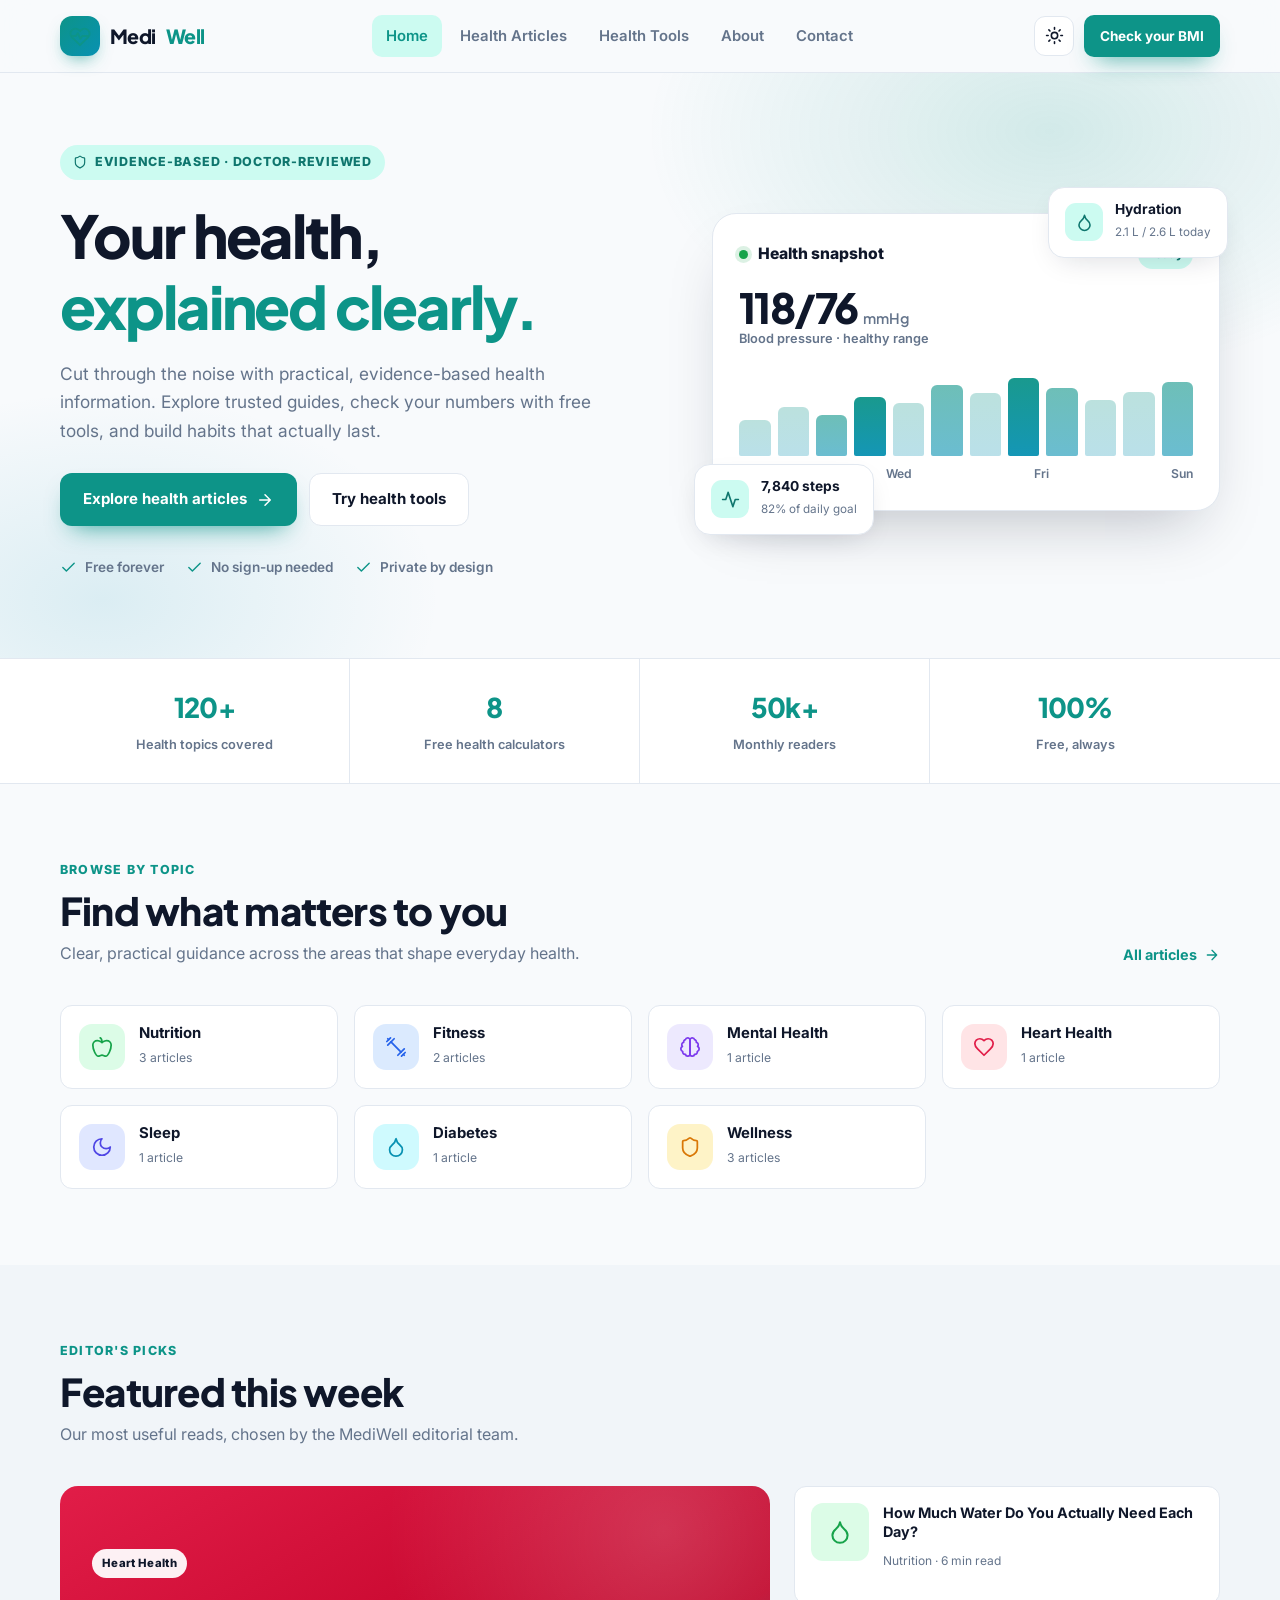
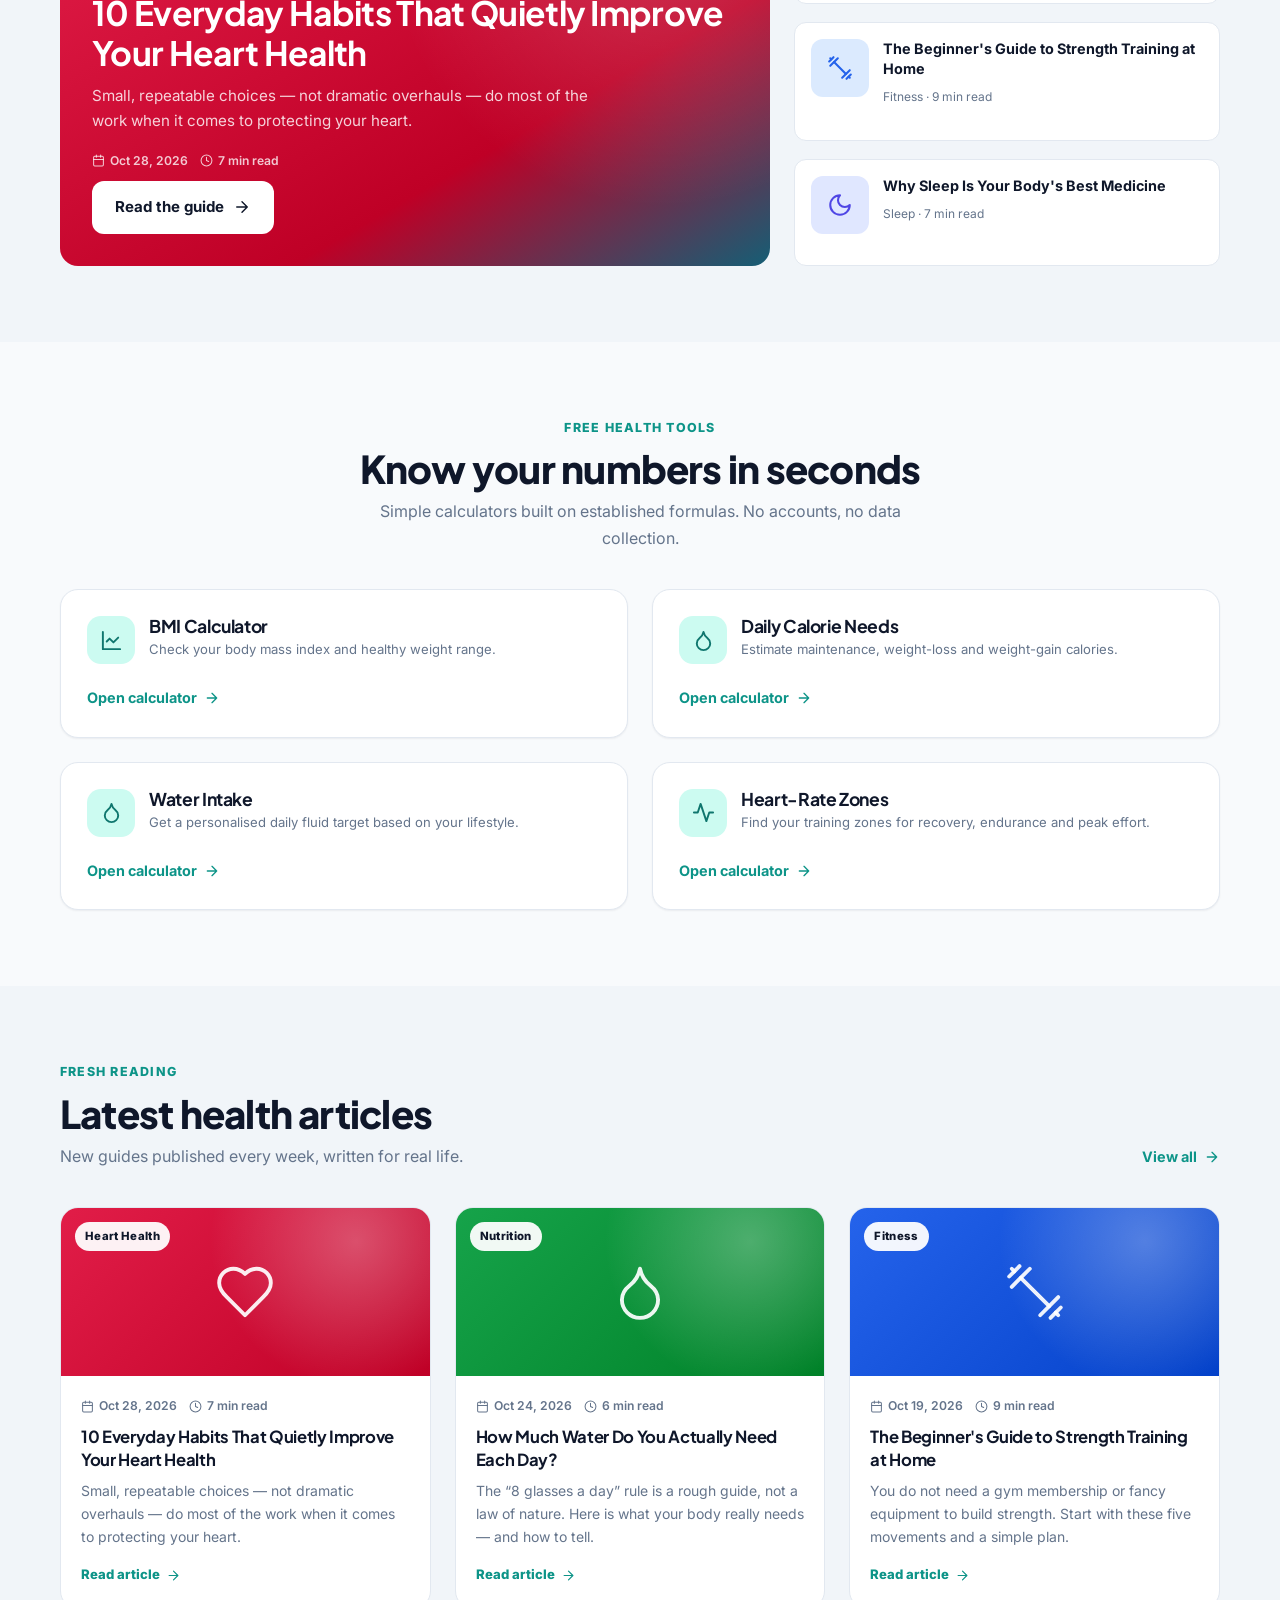
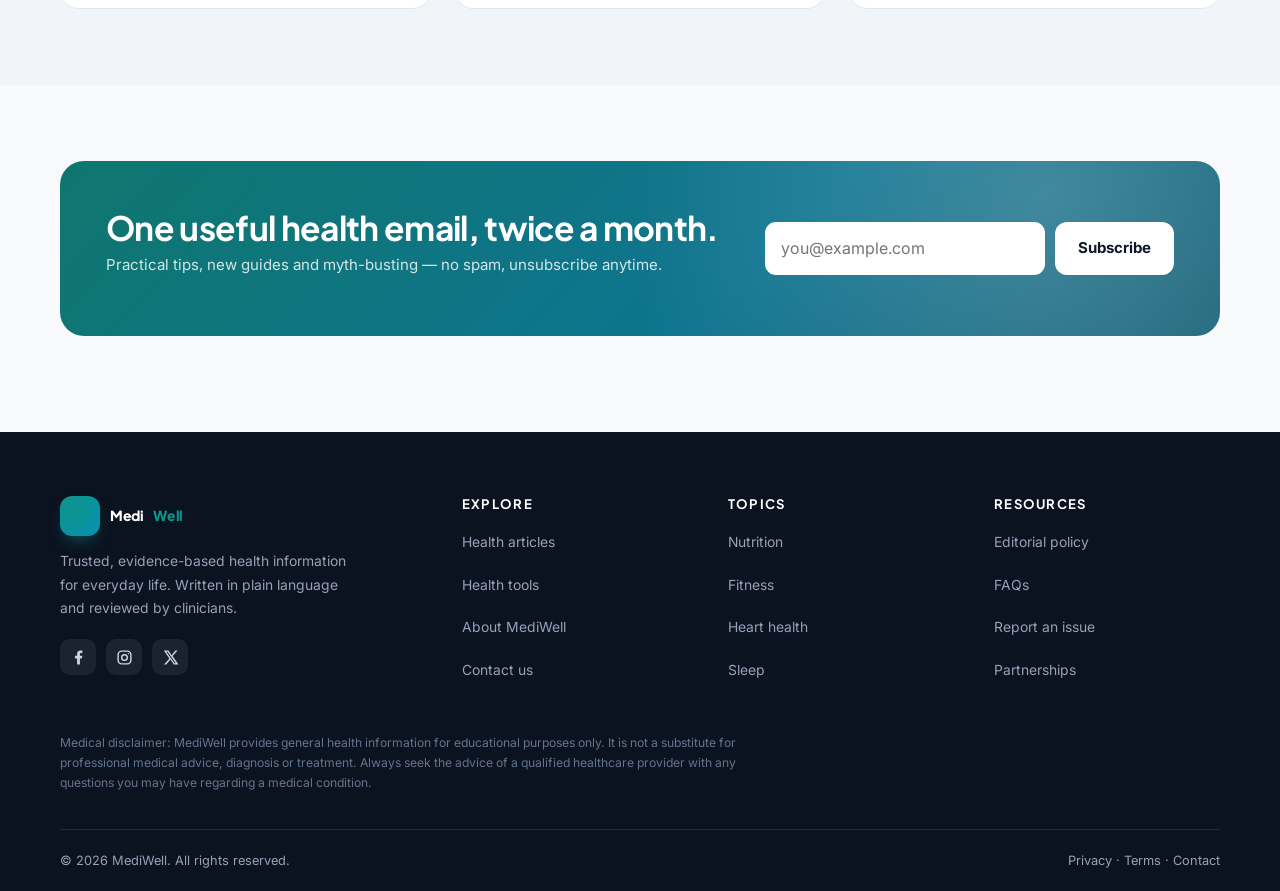
<file: index.html>
<!DOCTYPE html>
<html lang="en" data-theme="light">
<head>
  <meta charset="UTF-8">
  <meta name="viewport" content="width=device-width, initial-scale=1.0">
  <meta name="google-site-verification" content="FWrX2vy-J4xjHthjgB5HoOyfY0BDs-50eKfYe9muQok" />
  <title>MediWell — Trusted Health Information, Simplified</title>
  <meta name="description" content="Evidence-based health articles, practical wellness guides and free health calculators. Understand nutrition, fitness, sleep, heart health and more — in plain language.">
    <link rel="canonical" href="https://mediwell-sigma.vercel.app/">
<meta name="keywords" content="health information, health articles, wellness, BMI calculator, calorie calculator, nutrition, fitness, mental health">
  <meta name="author" content="MediWell">
  <meta property="og:title" content="MediWell — Trusted Health Information, Simplified">
  <meta property="og:description" content="Evidence-based health articles and free calculators for everyday wellbeing.">
  <meta property="og:type" content="website">
  <meta name="theme-color" content="#0d9488">
  <link rel="icon" href="data:image/svg+xml,%3Csvg xmlns='http://www.w3.org/2000/svg' viewBox='0 0 24 24'%3E%3Crect width='24' height='24' rx='6' fill='%230d9488'/%3E%3Cpath d='M12 19s-6-3.7-6-8a3.5 3.5 0 0 1 6-2.2A3.5 3.5 0 0 1 18 11c0 4.3-6 8-6 8Z' fill='white'/%3E%3C/svg%3E">
  <link rel="preconnect" href="https://fonts.googleapis.com">
  <link rel="preconnect" href="https://fonts.gstatic.com" crossorigin>
  <link href="https://fonts.googleapis.com/css2?family=Inter:wght@400;500;600;700;800&family=Plus+Jakarta+Sans:wght@700;800&display=swap" rel="stylesheet">
  <link rel="stylesheet" href="css/style.css">
</head>
<body>
  <a class="skip-link" href="#main">Skip to content</a>

  <header class="site-header">
    <div class="container nav">
      <a class="brand" href="index.html" aria-label="MediWell home">
        <span class="brand-mark">
          <svg viewBox="0 0 24 24" fill="none" stroke="currentColor" stroke-width="2" stroke-linecap="round" stroke-linejoin="round"><path d="M20.8 5.6a5.5 5.5 0 0 0-7.8 0L12 6.6l-1-1a5.5 5.5 0 1 0-7.8 7.8l1 1L12 22l7.8-7.6 1-1a5.5 5.5 0 0 0 0-7.8Z"/><path d="M3.5 12h4l2-3 3 6 2-3h6"/></svg>
        </span>
        Medi<span>Well</span>
      </a>
      <nav aria-label="Main navigation">
        <ul class="nav-links" data-nav-links>
          <li><a href="index.html">Home</a></li>
          <li><a href="articles.html">Health Articles</a></li>
          <li><a href="tools.html">Health Tools</a></li>
          <li><a href="about.html">About</a></li>
          <li><a href="contact.html">Contact</a></li>
        </ul>
      </nav>
      <div class="nav-actions">
        <button class="icon-btn" type="button" data-theme-toggle aria-label="Switch to dark mode">
          <svg class="icon-sun" viewBox="0 0 24 24" fill="none" stroke="currentColor" stroke-width="2" stroke-linecap="round" stroke-linejoin="round"><circle cx="12" cy="12" r="4"/><path d="M12 2v2M12 20v2M4.9 4.9l1.4 1.4M17.7 17.7l1.4 1.4M2 12h2M20 12h2M6.3 17.7l-1.4 1.4M19.1 4.9l-1.4 1.4"/></svg>
          <svg class="icon-moon" viewBox="0 0 24 24" fill="none" stroke="currentColor" stroke-width="2" stroke-linecap="round" stroke-linejoin="round"><path d="M12 3a6 6 0 0 0 9 9 9 9 0 1 1-9-9Z"/></svg>
        </button>
        <a class="btn btn-primary btn-sm" href="tools.html">Check your BMI</a>
        <button class="icon-btn nav-toggle" type="button" data-nav-toggle aria-expanded="false" aria-label="Open menu">
          <svg viewBox="0 0 24 24" fill="none" stroke="currentColor" stroke-width="2" stroke-linecap="round" stroke-linejoin="round"><path d="M4 6h16M4 12h16M4 18h16"/></svg>
        </button>
      </div>
    </div>
  </header>

  <main id="main">
    <!-- Hero -->
    <section class="hero">
      <div class="container hero-grid">
        <div>
          <span class="eyebrow">
            <svg viewBox="0 0 24 24" fill="none" stroke="currentColor" stroke-width="2" stroke-linecap="round" stroke-linejoin="round"><path d="M20 13c0 5-3.5 7.5-7.7 9a1 1 0 0 1-.6 0C7.5 20.5 4 18 4 13V6a1 1 0 0 1 1-1c2 0 4.5-1.2 6.2-2.7a1.2 1.2 0 0 1 1.6 0C14.5 3.8 17 5 19 5a1 1 0 0 1 1 1Z"/></svg>
            Evidence-based · Doctor-reviewed
          </span>
          <h1>Your health,<br><em>explained clearly.</em></h1>
          <p class="hero-lead">Cut through the noise with practical, evidence-based health information. Explore trusted guides, check your numbers with free tools, and build habits that actually last.</p>
          <div class="hero-actions">
            <a class="btn btn-primary" href="articles.html">Explore health articles
              <svg viewBox="0 0 24 24" fill="none" stroke="currentColor" stroke-width="2" stroke-linecap="round" stroke-linejoin="round"><path d="M5 12h14M12 5l7 7-7 7"/></svg>
            </a>
            <a class="btn btn-outline" href="tools.html">Try health tools</a>
          </div>
          <div class="trust-row">
            <span class="trust-item"><svg viewBox="0 0 24 24" fill="none" stroke="currentColor" stroke-width="2" stroke-linecap="round" stroke-linejoin="round"><path d="M20 6 9 17l-5-5"/></svg> Free forever</span>
            <span class="trust-item"><svg viewBox="0 0 24 24" fill="none" stroke="currentColor" stroke-width="2" stroke-linecap="round" stroke-linejoin="round"><path d="M20 6 9 17l-5-5"/></svg> No sign-up needed</span>
            <span class="trust-item"><svg viewBox="0 0 24 24" fill="none" stroke="currentColor" stroke-width="2" stroke-linecap="round" stroke-linejoin="round"><path d="M20 6 9 17l-5-5"/></svg> Private by design</span>
          </div>
        </div>

        <div class="hero-visual">
          <div class="glass-card">
            <div class="glass-head">
              <span class="glass-title"><span class="dot"></span> Health snapshot</span>
              <span class="glass-badge">Today</span>
            </div>
            <div class="bp-value">118/76 <small>mmHg</small></div>
            <div class="muted" style="font-size:.8rem;font-weight:600">Blood pressure · healthy range</div>
            <div class="spark" aria-hidden="true">
              <span style="height:42%"></span><span style="height:58%"></span><span style="height:48%"></span>
              <span style="height:70%"></span><span style="height:62%"></span><span style="height:84%"></span>
              <span style="height:74%"></span><span style="height:92%"></span><span style="height:80%"></span>
              <span style="height:66%"></span><span style="height:76%"></span><span style="height:88%"></span>
            </div>
            <div class="glass-foot"><span>Mon</span><span>Wed</span><span>Fri</span><span>Sun</span></div>
          </div>
          <div class="float-card float-one">
            <span class="fc-icon"><svg viewBox="0 0 24 24" fill="none" stroke="currentColor" stroke-width="2" stroke-linecap="round" stroke-linejoin="round"><path d="M12 22a7 7 0 0 0 7-7c0-2-1-3.9-3-5.5s-3.5-4-4-6.5c-.5 2.5-2 4.9-4 6.5C6 11.1 5 13 5 15a7 7 0 0 0 7 7Z"/></svg></span>
            <span><b>Hydration</b><small>2.1 L / 2.6 L today</small></span>
          </div>
          <div class="float-card float-two">
            <span class="fc-icon"><svg viewBox="0 0 24 24" fill="none" stroke="currentColor" stroke-width="2" stroke-linecap="round" stroke-linejoin="round"><path d="M22 12h-4l-3 9L9 3l-3 9H2"/></svg></span>
            <span><b>7,840 steps</b><small>82% of daily goal</small></span>
          </div>
        </div>
      </div>
    </section>

    <!-- Stats -->
    <section class="stats-strip" aria-label="MediWell at a glance">
      <div class="container stats-grid">
        <div class="stat"><b>120+</b><span>Health topics covered</span></div>
        <div class="stat"><b>8</b><span>Free health calculators</span></div>
        <div class="stat"><b>50k+</b><span>Monthly readers</span></div>
        <div class="stat"><b>100%</b><span>Free, always</span></div>
      </div>
    </section>

    <!-- Categories -->
    <section class="section">
      <div class="container">
        <div class="section-head">
          <div>
            <span class="section-kicker">Browse by topic</span>
            <h2>Find what matters to you</h2>
            <p>Clear, practical guidance across the areas that shape everyday health.</p>
          </div>
          <a class="link-arrow" href="articles.html">All articles
            <svg viewBox="0 0 24 24" fill="none" stroke="currentColor" stroke-width="2" stroke-linecap="round" stroke-linejoin="round"><path d="M5 12h14M12 5l7 7-7 7"/></svg>
          </a>
        </div>
        <div class="cat-grid" id="home-categories"></div>
      </div>
    </section>

    <!-- Featured -->
    <section class="section section--alt">
      <div class="container">
        <div class="section-head">
          <div>
            <span class="section-kicker">Editor's picks</span>
            <h2>Featured this week</h2>
            <p>Our most useful reads, chosen by the MediWell editorial team.</p>
          </div>
        </div>
        <div class="feature-split">
          <div class="feature-main reveal" id="featured-main"></div>
          <div class="feature-side" id="featured-side"></div>
        </div>
      </div>
    </section>

    <!-- Tools preview -->
    <section class="section">
      <div class="container">
        <div class="section-head center">
          <div>
            <span class="section-kicker">Free health tools</span>
            <h2>Know your numbers in seconds</h2>
            <p>Simple calculators built on established formulas. No accounts, no data collection.</p>
          </div>
        </div>
        <div class="tool-grid">
          <a class="tool-card reveal" href="tools.html#bmi">
            <div class="tool-head">
              <span class="tool-icon"><svg viewBox="0 0 24 24" fill="none" stroke="currentColor" stroke-width="2" stroke-linecap="round" stroke-linejoin="round"><path d="M3 3v18h18"/><path d="m19 9-5 5-4-4-3 3"/></svg></span>
              <div><h3>BMI Calculator</h3><p>Check your body mass index and healthy weight range.</p></div>
            </div>
            <span class="link-arrow">Open calculator <svg viewBox="0 0 24 24" fill="none" stroke="currentColor" stroke-width="2" stroke-linecap="round" stroke-linejoin="round"><path d="M5 12h14M12 5l7 7-7 7"/></svg></span>
          </a>
          <a class="tool-card reveal" href="tools.html#calories">
            <div class="tool-head">
              <span class="tool-icon"><svg viewBox="0 0 24 24" fill="none" stroke="currentColor" stroke-width="2" stroke-linecap="round" stroke-linejoin="round"><path d="M12 22a7 7 0 0 0 7-7c0-2-1-3.9-3-5.5s-3.5-4-4-6.5c-.5 2.5-2 4.9-4 6.5C6 11.1 5 13 5 15a7 7 0 0 0 7 7Z"/></svg></span>
              <div><h3>Daily Calorie Needs</h3><p>Estimate maintenance, weight-loss and weight-gain calories.</p></div>
            </div>
            <span class="link-arrow">Open calculator <svg viewBox="0 0 24 24" fill="none" stroke="currentColor" stroke-width="2" stroke-linecap="round" stroke-linejoin="round"><path d="M5 12h14M12 5l7 7-7 7"/></svg></span>
          </a>
          <a class="tool-card reveal" href="tools.html#water">
            <div class="tool-head">
              <span class="tool-icon"><svg viewBox="0 0 24 24" fill="none" stroke="currentColor" stroke-width="2" stroke-linecap="round" stroke-linejoin="round"><path d="M12 22a7 7 0 0 0 7-7c0-2-1-3.9-3-5.5s-3.5-4-4-6.5c-.5 2.5-2 4.9-4 6.5C6 11.1 5 13 5 15a7 7 0 0 0 7 7Z"/></svg></span>
              <div><h3>Water Intake</h3><p>Get a personalised daily fluid target based on your lifestyle.</p></div>
            </div>
            <span class="link-arrow">Open calculator <svg viewBox="0 0 24 24" fill="none" stroke="currentColor" stroke-width="2" stroke-linecap="round" stroke-linejoin="round"><path d="M5 12h14M12 5l7 7-7 7"/></svg></span>
          </a>
          <a class="tool-card reveal" href="tools.html#heart-rate">
            <div class="tool-head">
              <span class="tool-icon"><svg viewBox="0 0 24 24" fill="none" stroke="currentColor" stroke-width="2" stroke-linecap="round" stroke-linejoin="round"><path d="M22 12h-4l-3 9L9 3l-3 9H2"/></svg></span>
              <div><h3>Heart-Rate Zones</h3><p>Find your training zones for recovery, endurance and peak effort.</p></div>
            </div>
            <span class="link-arrow">Open calculator <svg viewBox="0 0 24 24" fill="none" stroke="currentColor" stroke-width="2" stroke-linecap="round" stroke-linejoin="round"><path d="M5 12h14M12 5l7 7-7 7"/></svg></span>
          </a>
        </div>
      </div>
    </section>

    <!-- Latest articles -->
    <section class="section section--alt">
      <div class="container">
        <div class="section-head">
          <div>
            <span class="section-kicker">Fresh reading</span>
            <h2>Latest health articles</h2>
            <p>New guides published every week, written for real life.</p>
          </div>
          <a class="link-arrow" href="articles.html">View all
            <svg viewBox="0 0 24 24" fill="none" stroke="currentColor" stroke-width="2" stroke-linecap="round" stroke-linejoin="round"><path d="M5 12h14M12 5l7 7-7 7"/></svg>
          </a>
        </div>
        <div class="article-grid" id="home-articles"></div>
      </div>
    </section>

    <!-- CTA -->
    <section class="section">
      <div class="container">
        <div class="cta-band reveal">
          <div>
            <h2>One useful health email, twice a month.</h2>
            <p>Practical tips, new guides and myth-busting — no spam, unsubscribe anytime.</p>
            <p data-newsletter-msg style="margin:12px 0 0;font-size:.82rem" aria-live="polite"></p>
          </div>
          <form class="newsletter-form" data-newsletter novalidate>
            <label class="sr-only" for="newsletter-email">Email address</label>
            <input id="newsletter-email" type="email" placeholder="you@example.com" autocomplete="email" required>
            <button class="btn" type="submit">Subscribe</button>
          </form>
        </div>
      </div>
    </section>
  </main>

  <footer class="site-footer">
    <div class="container">
      <div class="footer-grid">
        <div class="footer-col">
          <a class="brand" href="index.html">
            <span class="brand-mark"><svg viewBox="0 0 24 24" fill="none" stroke="currentColor" stroke-width="2" stroke-linecap="round" stroke-linejoin="round"><path d="M20.8 5.6a5.5 5.5 0 0 0-7.8 0L12 6.6l-1-1a5.5 5.5 0 1 0-7.8 7.8l1 1L12 22l7.8-7.6 1-1a5.5 5.5 0 0 0 0-7.8Z"/><path d="M3.5 12h4l2-3 3 6 2-3h6"/></svg></span>
            Medi<span>Well</span>
          </a>
          <p class="footer-about">Trusted, evidence-based health information for everyday life. Written in plain language and reviewed by clinicians.</p>
          <div class="social-row">
            <a href="#" aria-label="MediWell on Facebook"><svg viewBox="0 0 24 24" fill="currentColor"><path d="M14 13.5h2.5l1-4H14v-2c0-1.03 0-2 2-2h1.5V2.14c-.33-.04-1.53-.14-2.8-.14C12.04 2 10 3.66 10 6.7v2.8H7v4h3V22h4v-8.5Z"/></svg></a>
            <a href="#" aria-label="MediWell on Instagram"><svg viewBox="0 0 24 24" fill="none" stroke="currentColor" stroke-width="2"><rect width="18" height="18" x="3" y="3" rx="5"/><circle cx="12" cy="12" r="4"/><circle cx="17.5" cy="6.5" r="1" fill="currentColor" stroke="none"/></svg></a>
            <a href="#" aria-label="MediWell on X"><svg viewBox="0 0 24 24" fill="currentColor"><path d="M18.9 2H22l-7 8 8.2 12h-6.4l-5-7.3L6 22H2.9l7.5-8.6L2.5 2H9l4.6 6.7L18.9 2Zm-1.1 18h1.7L7.8 3.8H6L17.8 20Z"/></svg></a>
          </div>
        </div>
        <div class="footer-col">
          <h4>Explore</h4>
          <ul>
            <li><a href="articles.html">Health articles</a></li>
            <li><a href="tools.html">Health tools</a></li>
            <li><a href="about.html">About MediWell</a></li>
            <li><a href="contact.html">Contact us</a></li>
          </ul>
        </div>
        <div class="footer-col">
          <h4>Topics</h4>
          <ul>
            <li><a href="articles.html?category=Nutrition">Nutrition</a></li>
            <li><a href="articles.html?category=Fitness">Fitness</a></li>
            <li><a href="articles.html?category=Heart%20Health">Heart health</a></li>
            <li><a href="articles.html?category=Sleep">Sleep</a></li>
          </ul>
        </div>
        <div class="footer-col">
          <h4>Resources</h4>
          <ul>
            <li><a href="about.html#editorial">Editorial policy</a></li>
            <li><a href="about.html#faq">FAQs</a></li>
            <li><a href="contact.html">Report an issue</a></li>
            <li><a href="contact.html">Partnerships</a></li>
          </ul>
        </div>
      </div>
      <p class="footer-disclaimer">Medical disclaimer: MediWell provides general health information for educational purposes only. It is not a substitute for professional medical advice, diagnosis or treatment. Always seek the advice of a qualified healthcare provider with any questions you may have regarding a medical condition.</p>
      <div class="footer-bottom">
        <span>© <span data-year>2026</span> MediWell. All rights reserved.</span>
        <span><a href="about.html">Privacy</a> · <a href="about.html">Terms</a> · <a href="contact.html">Contact</a></span>
      </div>
    </div>
  </footer>

  <script src="js/data.js"></script>
  <script src="js/main.js"></script>
  <script src="js/articles.js"></script>
  <script>
    // Render category tiles on the home page
    (function () {
      const grid = document.getElementById('home-categories');
      if (!grid) return;
      const counts = {};
      ARTICLES.forEach(function (a) { counts[a.category] = (counts[a.category] || 0) + 1; });
      grid.innerHTML = CATEGORIES.map(function (c) {
        return '<a class="cat-card reveal" href="articles.html?category=' + encodeURIComponent(c.name) + '">' +
          '<span class="cat-icon" style="--cat-color:' + c.color + ';--cat-tint:' + c.tint + '">' + mwIcon(c.icon) + '</span>' +
          '<span><b>' + c.name + '</b><small>' + (counts[c.name] || 0) + ' article' + ((counts[c.name] || 0) === 1 ? '' : 's') + '</small></span>' +
        '</a>';
      }).join('');
      if (window.mwObserve) window.mwObserve();
    })();
  </script>
</body>
</html>
</file>
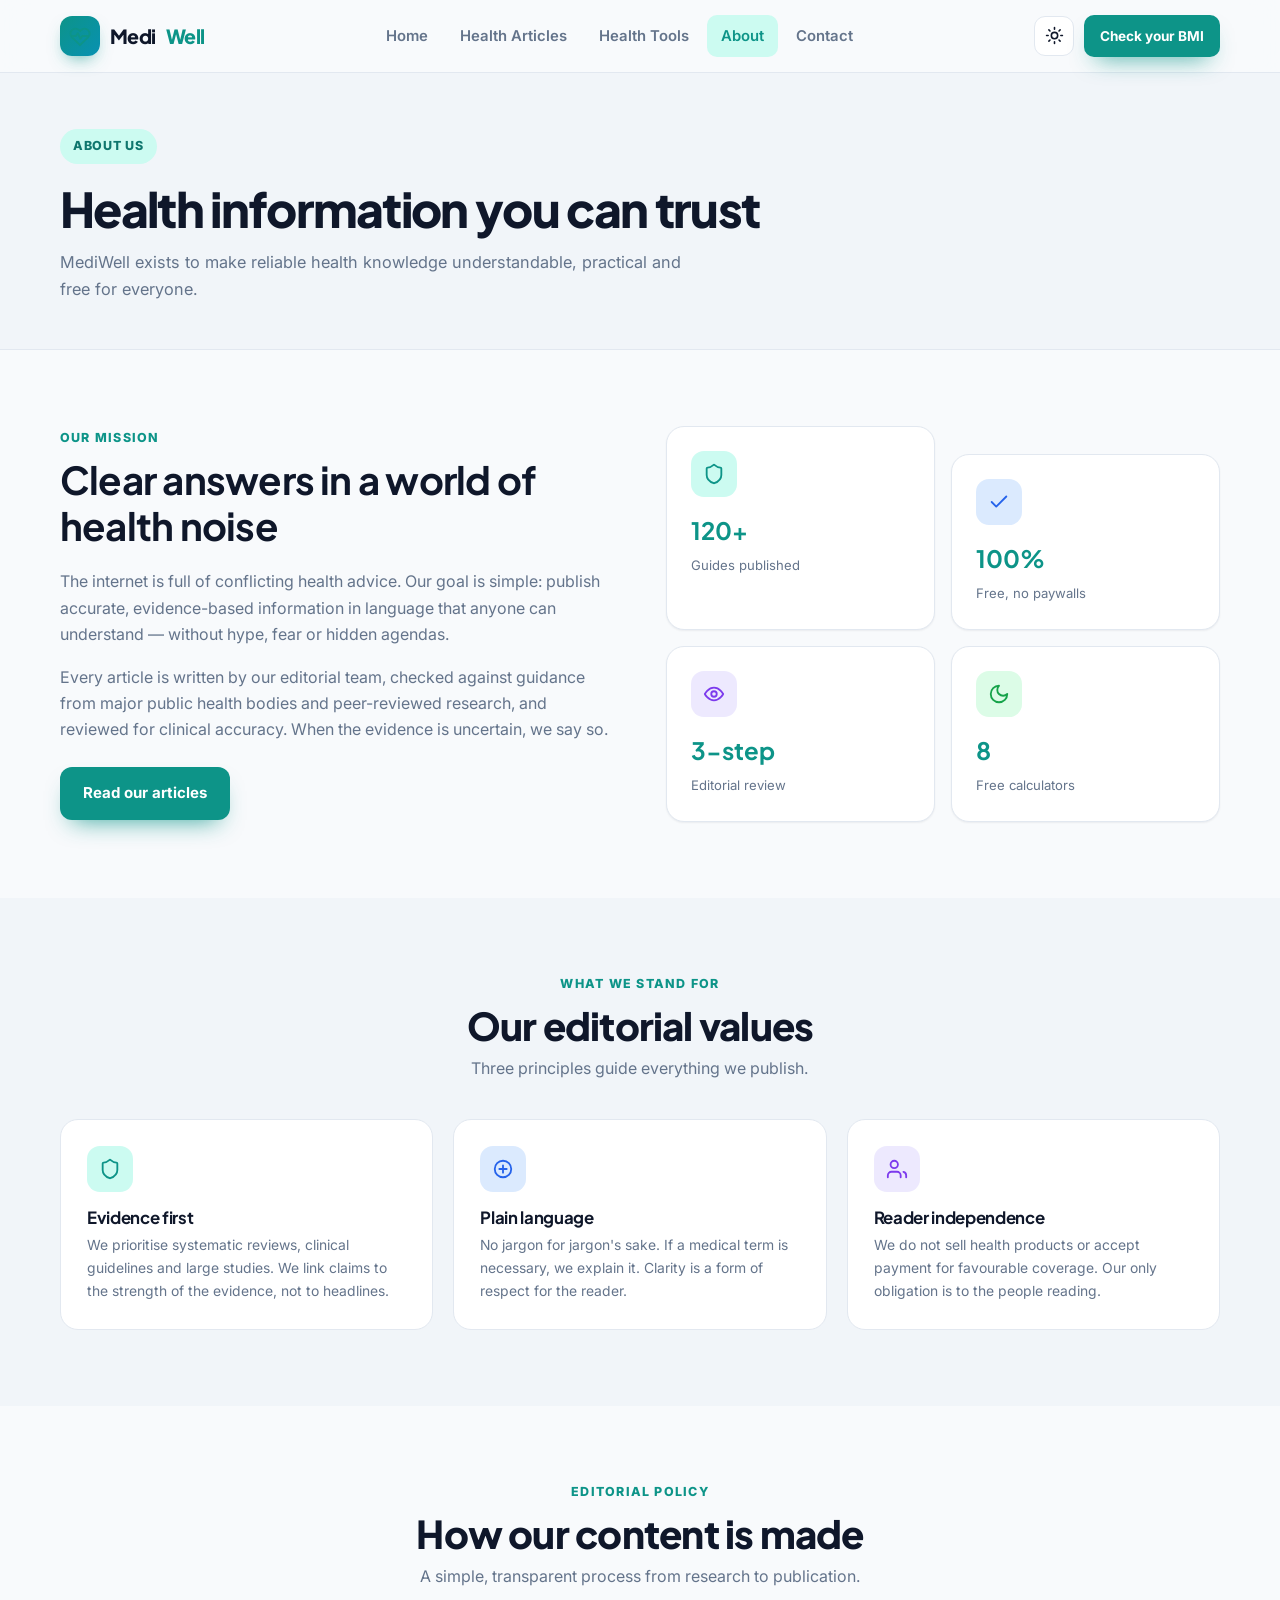
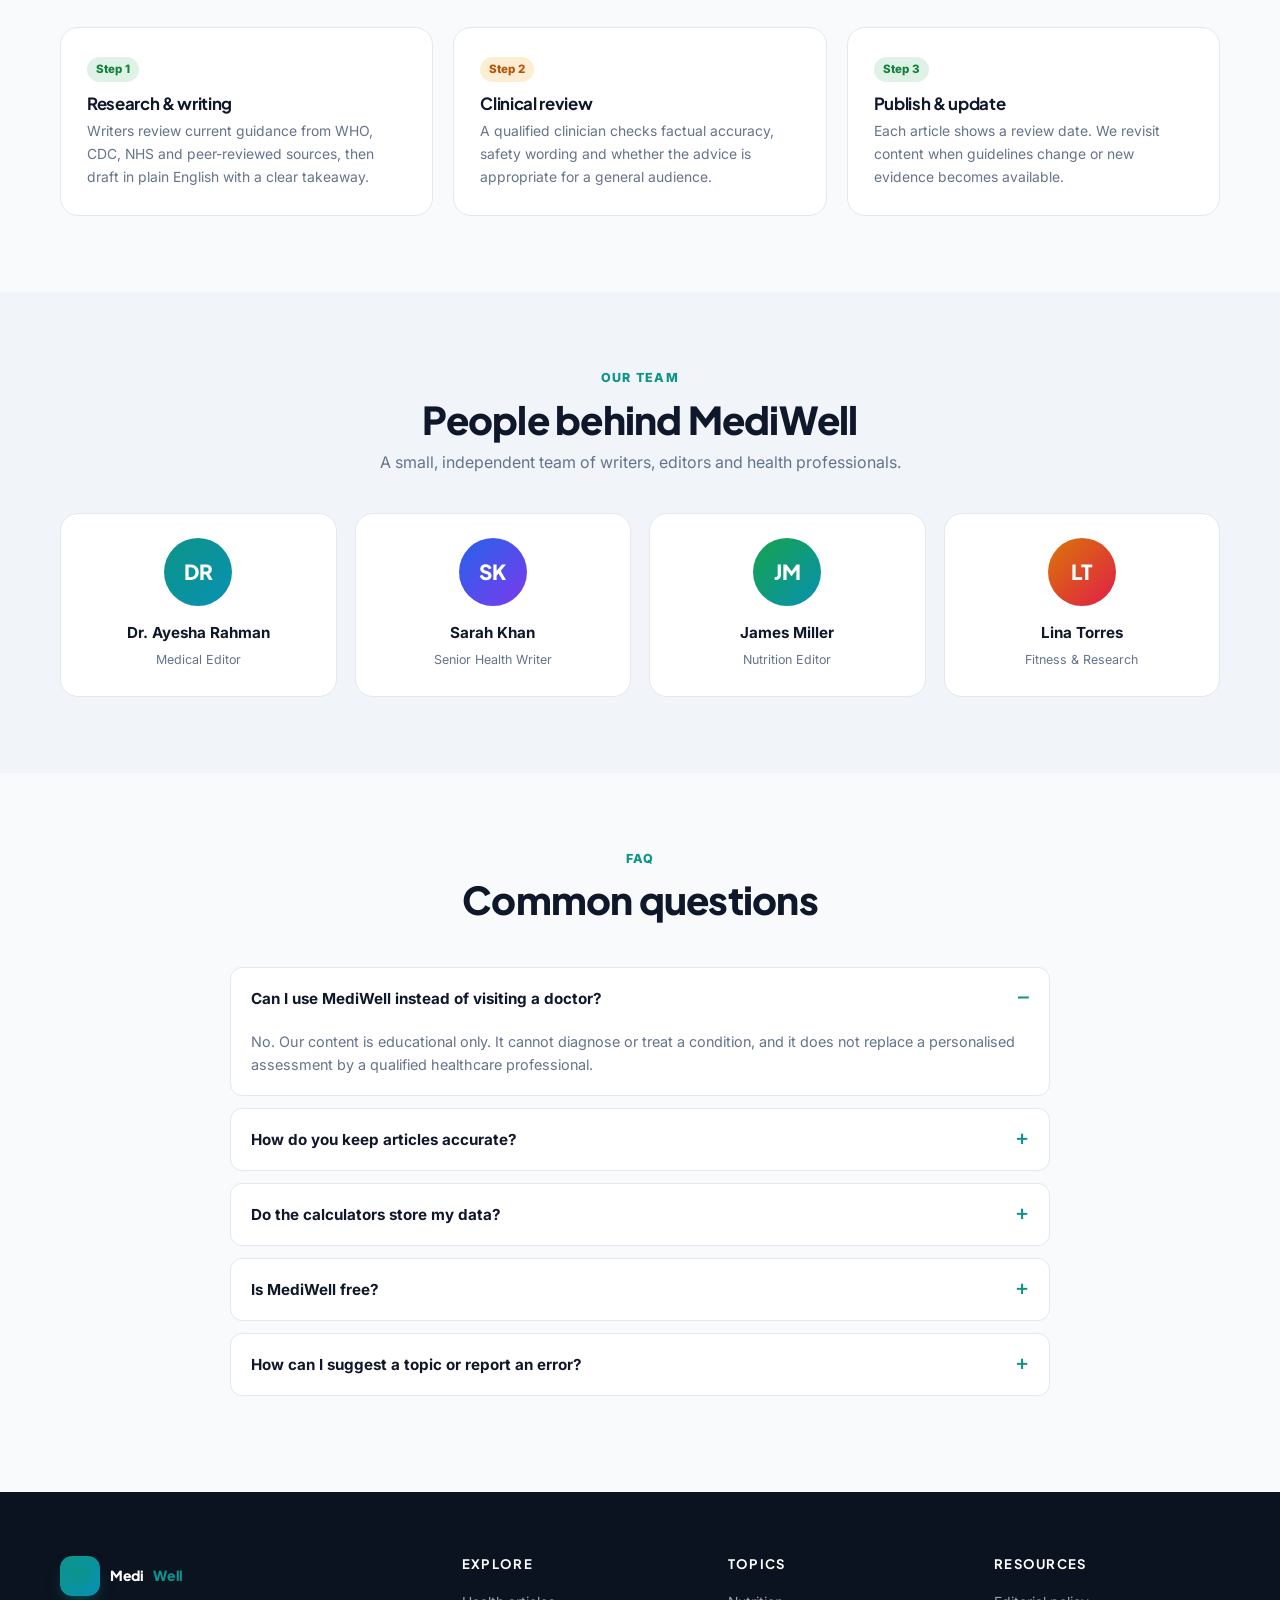
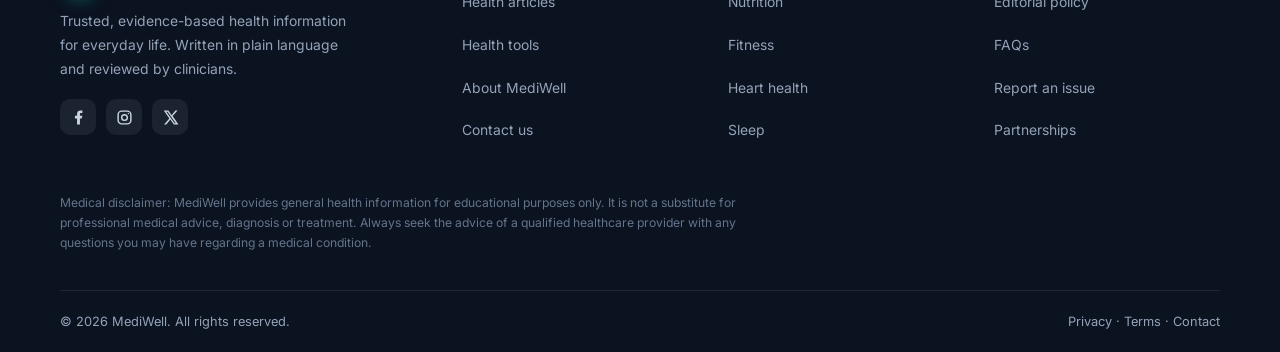
<file: about.html>
<!DOCTYPE html>
<html lang="en" data-theme="light">
<head>
  <meta charset="UTF-8">
  <meta name="viewport" content="width=device-width, initial-scale=1.0">
  <meta name="google-site-verification" content="FWrX2vy-J4xjHthjgB5HoOyfY0BDs-50eKfYe9muQok" />
  <title>About MediWell — Our Mission & Editorial Policy</title>
  <meta name="description" content="Learn how MediWell creates trustworthy health content: our mission, editorial values, review process and team.">
    <link rel="canonical" href="https://mediwell-sigma.vercel.app/about.html">
<meta name="author" content="MediWell">
  <meta property="og:title" content="About MediWell — Our Mission & Editorial Policy">
  <meta property="og:description" content="Learn how MediWell creates trustworthy health content: our mission, editorial values, review process and team.">
  <meta property="og:type" content="website">
  <meta name="theme-color" content="#0d9488">
  <link rel="icon" href="data:image/svg+xml,%3Csvg xmlns='http://www.w3.org/2000/svg' viewBox='0 0 24 24'%3E%3Crect width='24' height='24' rx='6' fill='%230d9488'/%3E%3Cpath d='M12 19s-6-3.7-6-8a3.5 3.5 0 0 1 6-2.2A3.5 3.5 0 0 1 18 11c0 4.3-6 8-6 8Z' fill='white'/%3E%3C/svg%3E">
  <link rel="preconnect" href="https://fonts.googleapis.com">
  <link rel="preconnect" href="https://fonts.gstatic.com" crossorigin>
  <link href="https://fonts.googleapis.com/css2?family=Inter:wght@400;500;600;700;800&family=Plus+Jakarta+Sans:wght@700;800&display=swap" rel="stylesheet">
  <link rel="stylesheet" href="css/style.css">
</head>
<body>
  <a class="skip-link" href="#main">Skip to content</a>

  <header class="site-header">
    <div class="container nav">
      <a class="brand" href="index.html" aria-label="MediWell home">
        <span class="brand-mark">
          <svg viewBox="0 0 24 24" fill="none" stroke="currentColor" stroke-width="2" stroke-linecap="round" stroke-linejoin="round"><path d="M20.8 5.6a5.5 5.5 0 0 0-7.8 0L12 6.6l-1-1a5.5 5.5 0 1 0-7.8 7.8l1 1L12 22l7.8-7.6 1-1a5.5 5.5 0 0 0 0-7.8Z"/><path d="M3.5 12h4l2-3 3 6 2-3h6"/></svg>
        </span>
        Medi<span>Well</span>
      </a>
      <nav aria-label="Main navigation">
        <ul class="nav-links" data-nav-links>
          <li><a href="index.html">Home</a></li>
          <li><a href="articles.html">Health Articles</a></li>
          <li><a href="tools.html">Health Tools</a></li>
          <li><a href="about.html">About</a></li>
          <li><a href="contact.html">Contact</a></li>
        </ul>
      </nav>
      <div class="nav-actions">
        <button class="icon-btn" type="button" data-theme-toggle aria-label="Switch to dark mode">
          <svg class="icon-sun" viewBox="0 0 24 24" fill="none" stroke="currentColor" stroke-width="2" stroke-linecap="round" stroke-linejoin="round"><circle cx="12" cy="12" r="4"/><path d="M12 2v2M12 20v2M4.9 4.9l1.4 1.4M17.7 17.7l1.4 1.4M2 12h2M20 12h2M6.3 17.7l-1.4 1.4M19.1 4.9l-1.4 1.4"/></svg>
          <svg class="icon-moon" viewBox="0 0 24 24" fill="none" stroke="currentColor" stroke-width="2" stroke-linecap="round" stroke-linejoin="round"><path d="M12 3a6 6 0 0 0 9 9 9 9 0 1 1-9-9Z"/></svg>
        </button>
        <a class="btn btn-primary btn-sm" href="tools.html">Check your BMI</a>
        <button class="icon-btn nav-toggle" type="button" data-nav-toggle aria-expanded="false" aria-label="Open menu">
          <svg viewBox="0 0 24 24" fill="none" stroke="currentColor" stroke-width="2" stroke-linecap="round" stroke-linejoin="round"><path d="M4 6h16M4 12h16M4 18h16"/></svg>
        </button>
      </div>
    </div>
  </header>

  <main id="main">
    <section class="page-hero">
      <div class="container">
        <span class="eyebrow">About us</span>
        <h1>Health information you can trust</h1>
        <p>MediWell exists to make reliable health knowledge understandable, practical and free for everyone.</p>
      </div>
    </section>

    <section class="section">
      <div class="container about-grid">
        <div>
          <span class="section-kicker">Our mission</span>
          <h2 style="font-size:clamp(1.8rem,3.4vw,2.4rem)">Clear answers in a world of health noise</h2>
          <p class="muted">The internet is full of conflicting health advice. Our goal is simple: publish accurate, evidence-based information in language that anyone can understand — without hype, fear or hidden agendas.</p>
          <p class="muted">Every article is written by our editorial team, checked against guidance from major public health bodies and peer-reviewed research, and reviewed for clinical accuracy. When the evidence is uncertain, we say so.</p>
          <a class="btn btn-primary" href="articles.html" style="margin-top:8px">Read our articles</a>
        </div>
        <div class="about-visual reveal">
          <div class="about-tile">
            <span class="cat-icon" style="--cat-color:#0d9488;--cat-tint:#ccfbf1"><svg viewBox="0 0 24 24" fill="none" stroke="currentColor" stroke-width="2" stroke-linecap="round" stroke-linejoin="round"><path d="M20 13c0 5-3.5 7.5-7.7 9a1 1 0 0 1-.6 0C7.5 20.5 4 18 4 13V6a1 1 0 0 1 1-1c2 0 4.5-1.2 6.2-2.7a1.2 1.2 0 0 1 1.6 0C14.5 3.8 17 5 19 5a1 1 0 0 1 1 1Z"/></svg></span>
            <b>120+</b><small>Guides published</small>
          </div>
          <div class="about-tile">
            <span class="cat-icon" style="--cat-color:#2563eb;--cat-tint:#dbeafe"><svg viewBox="0 0 24 24" fill="none" stroke="currentColor" stroke-width="2" stroke-linecap="round" stroke-linejoin="round"><path d="M20 6 9 17l-5-5"/></svg></span>
            <b>100%</b><small>Free, no paywalls</small>
          </div>
          <div class="about-tile">
            <span class="cat-icon" style="--cat-color:#7c3aed;--cat-tint:#ede9fe"><svg viewBox="0 0 24 24" fill="none" stroke="currentColor" stroke-width="2" stroke-linecap="round" stroke-linejoin="round"><path d="M2 12s3.5-7 10-7 10 7 10 7-3.5 7-10 7-10-7-10-7Z"/><circle cx="12" cy="12" r="3"/></svg></span>
            <b>3-step</b><small>Editorial review</small>
          </div>
          <div class="about-tile">
            <span class="cat-icon" style="--cat-color:#16a34a;--cat-tint:#dcfce7"><svg viewBox="0 0 24 24" fill="none" stroke="currentColor" stroke-width="2" stroke-linecap="round" stroke-linejoin="round"><path d="M12 3a6 6 0 0 0 9 9 9 9 0 1 1-9-9Z"/></svg></span>
            <b>8</b><small>Free calculators</small>
          </div>
        </div>
      </div>
    </section>

    <section class="section section--alt">
      <div class="container">
        <div class="section-head center">
          <div>
            <span class="section-kicker">What we stand for</span>
            <h2>Our editorial values</h2>
            <p>Three principles guide everything we publish.</p>
          </div>
        </div>
        <div class="value-grid">
          <div class="value-card reveal">
            <span class="cat-icon" style="--cat-color:#0d9488;--cat-tint:#ccfbf1"><svg viewBox="0 0 24 24" fill="none" stroke="currentColor" stroke-width="2" stroke-linecap="round" stroke-linejoin="round"><path d="M20 13c0 5-3.5 7.5-7.7 9a1 1 0 0 1-.6 0C7.5 20.5 4 18 4 13V6a1 1 0 0 1 1-1c2 0 4.5-1.2 6.2-2.7a1.2 1.2 0 0 1 1.6 0C14.5 3.8 17 5 19 5a1 1 0 0 1 1 1Z"/></svg></span>
            <h3>Evidence first</h3>
            <p>We prioritise systematic reviews, clinical guidelines and large studies. We link claims to the strength of the evidence, not to headlines.</p>
          </div>
          <div class="value-card reveal">
            <span class="cat-icon" style="--cat-color:#2563eb;--cat-tint:#dbeafe"><svg viewBox="0 0 24 24" fill="none" stroke="currentColor" stroke-width="2" stroke-linecap="round" stroke-linejoin="round"><path d="M8 12h8M12 8v8"/><circle cx="12" cy="12" r="9"/></svg></span>
            <h3>Plain language</h3>
            <p>No jargon for jargon's sake. If a medical term is necessary, we explain it. Clarity is a form of respect for the reader.</p>
          </div>
          <div class="value-card reveal">
            <span class="cat-icon" style="--cat-color:#7c3aed;--cat-tint:#ede9fe"><svg viewBox="0 0 24 24" fill="none" stroke="currentColor" stroke-width="2" stroke-linecap="round" stroke-linejoin="round"><path d="M16 21v-2a4 4 0 0 0-4-4H6a4 4 0 0 0-4 4v2"/><circle cx="9" cy="7" r="4"/><path d="M22 21v-2a4 4 0 0 0-3-3.9"/></svg></span>
            <h3>Reader independence</h3>
            <p>We do not sell health products or accept payment for favourable coverage. Our only obligation is to the people reading.</p>
          </div>
        </div>
      </div>
    </section>

    <section class="section" id="editorial">
      <div class="container">
        <div class="section-head center">
          <div>
            <span class="section-kicker">Editorial policy</span>
            <h2>How our content is made</h2>
            <p>A simple, transparent process from research to publication.</p>
          </div>
        </div>
        <div class="value-grid">
          <div class="value-card">
            <span class="badge badge-green">Step 1</span>
            <h3 style="margin-top:12px">Research &amp; writing</h3>
            <p>Writers review current guidance from WHO, CDC, NHS and peer-reviewed sources, then draft in plain English with a clear takeaway.</p>
          </div>
          <div class="value-card">
            <span class="badge badge-amber">Step 2</span>
            <h3 style="margin-top:12px">Clinical review</h3>
            <p>A qualified clinician checks factual accuracy, safety wording and whether the advice is appropriate for a general audience.</p>
          </div>
          <div class="value-card">
            <span class="badge badge-green">Step 3</span>
            <h3 style="margin-top:12px">Publish &amp; update</h3>
            <p>Each article shows a review date. We revisit content when guidelines change or new evidence becomes available.</p>
          </div>
        </div>
      </div>
    </section>

    <section class="section section--alt">
      <div class="container">
        <div class="section-head center">
          <div>
            <span class="section-kicker">Our team</span>
            <h2>People behind MediWell</h2>
            <p>A small, independent team of writers, editors and health professionals.</p>
          </div>
        </div>
        <div class="team-grid">
          <div class="team-card"><div class="avatar">DR</div><b>Dr. Ayesha Rahman</b><small>Medical Editor</small></div>
          <div class="team-card"><div class="avatar" style="background:linear-gradient(135deg,#2563eb,#7c3aed)">SK</div><b>Sarah Khan</b><small>Senior Health Writer</small></div>
          <div class="team-card"><div class="avatar" style="background:linear-gradient(135deg,#16a34a,#0891b2)">JM</div><b>James Miller</b><small>Nutrition Editor</small></div>
          <div class="team-card"><div class="avatar" style="background:linear-gradient(135deg,#d97706,#e11d48)">LT</div><b>Lina Torres</b><small>Fitness &amp; Research</small></div>
        </div>
      </div>
    </section>

    <section class="section" id="faq">
      <div class="container">
        <div class="section-head center">
          <div>
            <span class="section-kicker">FAQ</span>
            <h2>Common questions</h2>
          </div>
        </div>
        <div class="faq">
          <details open>
            <summary>Can I use MediWell instead of visiting a doctor?</summary>
            <p>No. Our content is educational only. It cannot diagnose or treat a condition, and it does not replace a personalised assessment by a qualified healthcare professional.</p>
          </details>
          <details>
            <summary>How do you keep articles accurate?</summary>
            <p>We use current public health guidance and peer-reviewed research, then subject every article to a clinical review before publishing. Articles are periodically revisited and updated.</p>
          </details>
          <details>
            <summary>Do the calculators store my data?</summary>
            <p>No. All calculations run entirely in your browser. The numbers you enter are never transmitted to a server or shared with third parties.</p>
          </details>
          <details>
            <summary>Is MediWell free?</summary>
            <p>Yes, completely. We do not use paywalls and we do not sell health products or reader data.</p>
          </details>
          <details>
            <summary>How can I suggest a topic or report an error?</summary>
            <p>Use the <a href="contact.html" style="color:var(--primary);font-weight:700">contact form</a> and choose the relevant subject. We read every message.</p>
          </details>
        </div>
      </div>
    </section>
  </main>

  <footer class="site-footer">
    <div class="container">
      <div class="footer-grid">
        <div class="footer-col">
          <a class="brand" href="index.html">
            <span class="brand-mark"><svg viewBox="0 0 24 24" fill="none" stroke="currentColor" stroke-width="2" stroke-linecap="round" stroke-linejoin="round"><path d="M20.8 5.6a5.5 5.5 0 0 0-7.8 0L12 6.6l-1-1a5.5 5.5 0 1 0-7.8 7.8l1 1L12 22l7.8-7.6 1-1a5.5 5.5 0 0 0 0-7.8Z"/><path d="M3.5 12h4l2-3 3 6 2-3h6"/></svg></span>
            Medi<span>Well</span>
          </a>
          <p class="footer-about">Trusted, evidence-based health information for everyday life. Written in plain language and reviewed by clinicians.</p>
          <div class="social-row">
            <a href="#" aria-label="MediWell on Facebook"><svg viewBox="0 0 24 24" fill="currentColor"><path d="M14 13.5h2.5l1-4H14v-2c0-1.03 0-2 2-2h1.5V2.14c-.33-.04-1.53-.14-2.8-.14C12.04 2 10 3.66 10 6.7v2.8H7v4h3V22h4v-8.5Z"/></svg></a>
            <a href="#" aria-label="MediWell on Instagram"><svg viewBox="0 0 24 24" fill="none" stroke="currentColor" stroke-width="2"><rect width="18" height="18" x="3" y="3" rx="5"/><circle cx="12" cy="12" r="4"/><circle cx="17.5" cy="6.5" r="1" fill="currentColor" stroke="none"/></svg></a>
            <a href="#" aria-label="MediWell on X"><svg viewBox="0 0 24 24" fill="currentColor"><path d="M18.9 2H22l-7 8 8.2 12h-6.4l-5-7.3L6 22H2.9l7.5-8.6L2.5 2H9l4.6 6.7L18.9 2Zm-1.1 18h1.7L7.8 3.8H6L17.8 20Z"/></svg></a>
          </div>
        </div>
        <div class="footer-col">
          <h4>Explore</h4>
          <ul>
            <li><a href="articles.html">Health articles</a></li>
            <li><a href="tools.html">Health tools</a></li>
            <li><a href="about.html">About MediWell</a></li>
            <li><a href="contact.html">Contact us</a></li>
          </ul>
        </div>
        <div class="footer-col">
          <h4>Topics</h4>
          <ul>
            <li><a href="articles.html?category=Nutrition">Nutrition</a></li>
            <li><a href="articles.html?category=Fitness">Fitness</a></li>
            <li><a href="articles.html?category=Heart%20Health">Heart health</a></li>
            <li><a href="articles.html?category=Sleep">Sleep</a></li>
          </ul>
        </div>
        <div class="footer-col">
          <h4>Resources</h4>
          <ul>
            <li><a href="about.html#editorial">Editorial policy</a></li>
            <li><a href="about.html#faq">FAQs</a></li>
            <li><a href="contact.html">Report an issue</a></li>
            <li><a href="contact.html">Partnerships</a></li>
          </ul>
        </div>
      </div>
      <p class="footer-disclaimer">Medical disclaimer: MediWell provides general health information for educational purposes only. It is not a substitute for professional medical advice, diagnosis or treatment. Always seek the advice of a qualified healthcare provider with any questions you may have regarding a medical condition.</p>
      <div class="footer-bottom">
        <span>© <span data-year>2026</span> MediWell. All rights reserved.</span>
        <span><a href="about.html">Privacy</a> · <a href="about.html">Terms</a> · <a href="contact.html">Contact</a></span>
      </div>
    </div>
  </footer>

  <script src="js/data.js"></script>
  <script src="js/main.js"></script>
  <script src="js/data.js"></script>
  <script src="js/main.js"></script>
</body>
</html>
</file>
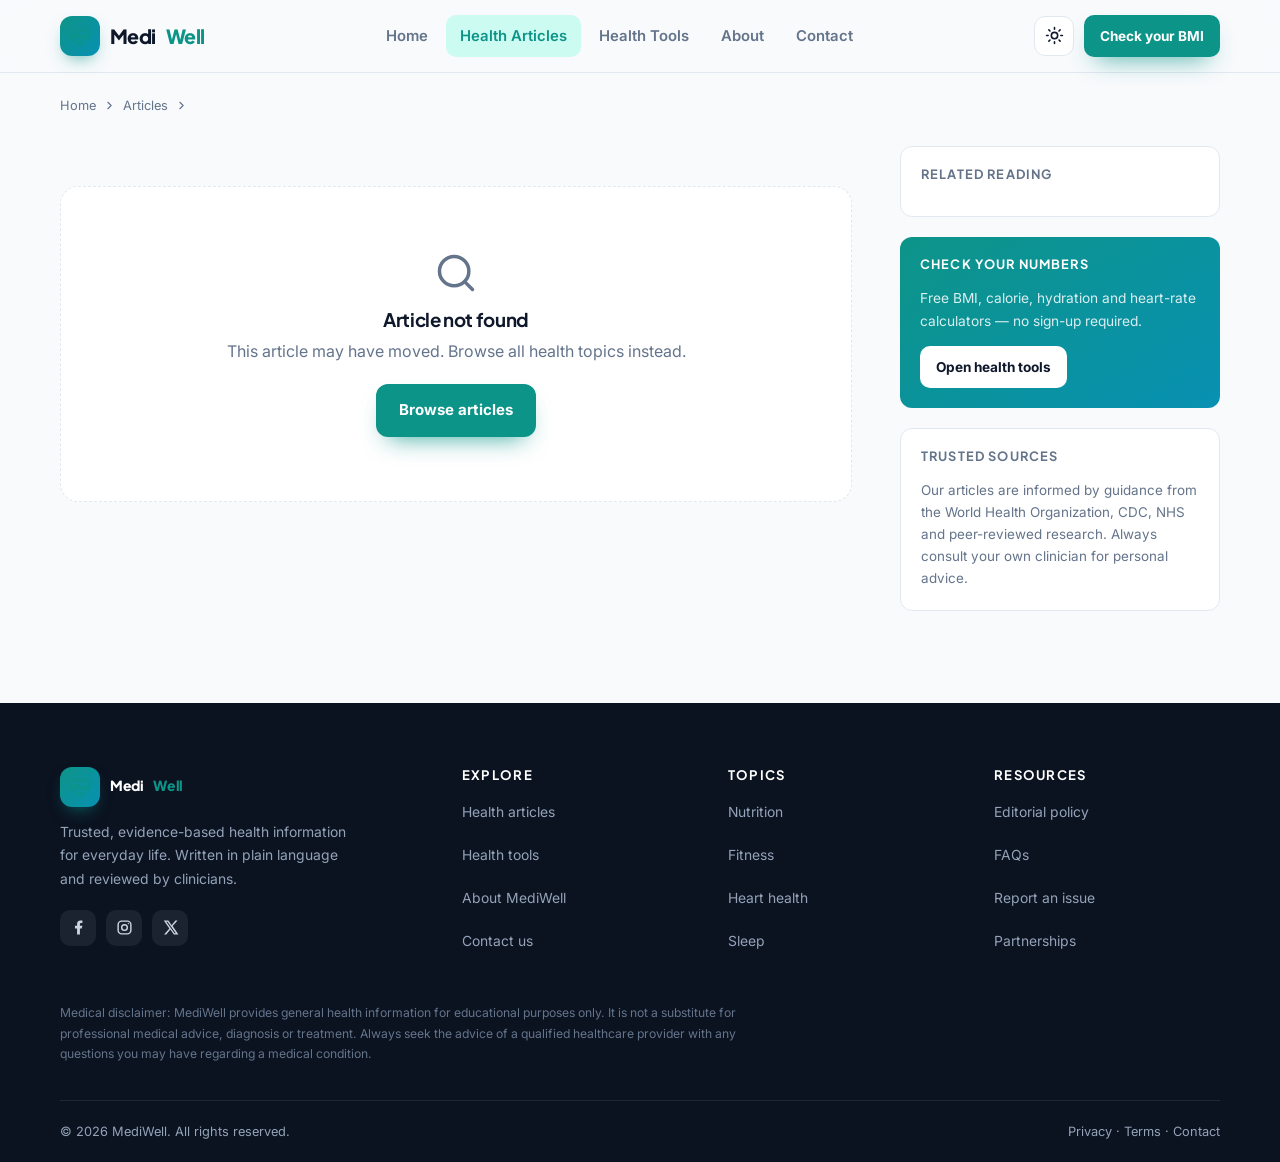
<file: article.html>
<!DOCTYPE html>
<html lang="en" data-theme="light">
<head>
  <meta charset="UTF-8">
  <meta name="viewport" content="width=device-width, initial-scale=1.0">
  <meta name="google-site-verification" content="FWrX2vy-J4xjHthjgB5HoOyfY0BDs-50eKfYe9muQok" />
  <title>Health Article | MediWell</title>
  <meta name="description" content="Read evidence-based health guidance from MediWell, written in plain language and reviewed by clinicians.">
    <link rel="canonical" href="https://mediwell-sigma.vercel.app/article.html">
<meta name="author" content="MediWell">
  <meta property="og:title" content="Health Article | MediWell">
  <meta property="og:description" content="Read evidence-based health guidance from MediWell, written in plain language and reviewed by clinicians.">
  <meta property="og:type" content="website">
  <meta name="theme-color" content="#0d9488">
  <link rel="icon" href="data:image/svg+xml,%3Csvg xmlns='http://www.w3.org/2000/svg' viewBox='0 0 24 24'%3E%3Crect width='24' height='24' rx='6' fill='%230d9488'/%3E%3Cpath d='M12 19s-6-3.7-6-8a3.5 3.5 0 0 1 6-2.2A3.5 3.5 0 0 1 18 11c0 4.3-6 8-6 8Z' fill='white'/%3E%3C/svg%3E">
  <link rel="preconnect" href="https://fonts.googleapis.com">
  <link rel="preconnect" href="https://fonts.gstatic.com" crossorigin>
  <link href="https://fonts.googleapis.com/css2?family=Inter:wght@400;500;600;700;800&family=Plus+Jakarta+Sans:wght@700;800&display=swap" rel="stylesheet">
  <link rel="stylesheet" href="css/style.css">
</head>
<body>
  <a class="skip-link" href="#main">Skip to content</a>

  <header class="site-header">
    <div class="container nav">
      <a class="brand" href="index.html" aria-label="MediWell home">
        <span class="brand-mark">
          <svg viewBox="0 0 24 24" fill="none" stroke="currentColor" stroke-width="2" stroke-linecap="round" stroke-linejoin="round"><path d="M20.8 5.6a5.5 5.5 0 0 0-7.8 0L12 6.6l-1-1a5.5 5.5 0 1 0-7.8 7.8l1 1L12 22l7.8-7.6 1-1a5.5 5.5 0 0 0 0-7.8Z"/><path d="M3.5 12h4l2-3 3 6 2-3h6"/></svg>
        </span>
        Medi<span>Well</span>
      </a>
      <nav aria-label="Main navigation">
        <ul class="nav-links" data-nav-links>
          <li><a href="index.html">Home</a></li>
          <li><a href="articles.html">Health Articles</a></li>
          <li><a href="tools.html">Health Tools</a></li>
          <li><a href="about.html">About</a></li>
          <li><a href="contact.html">Contact</a></li>
        </ul>
      </nav>
      <div class="nav-actions">
        <button class="icon-btn" type="button" data-theme-toggle aria-label="Switch to dark mode">
          <svg class="icon-sun" viewBox="0 0 24 24" fill="none" stroke="currentColor" stroke-width="2" stroke-linecap="round" stroke-linejoin="round"><circle cx="12" cy="12" r="4"/><path d="M12 2v2M12 20v2M4.9 4.9l1.4 1.4M17.7 17.7l1.4 1.4M2 12h2M20 12h2M6.3 17.7l-1.4 1.4M19.1 4.9l-1.4 1.4"/></svg>
          <svg class="icon-moon" viewBox="0 0 24 24" fill="none" stroke="currentColor" stroke-width="2" stroke-linecap="round" stroke-linejoin="round"><path d="M12 3a6 6 0 0 0 9 9 9 9 0 1 1-9-9Z"/></svg>
        </button>
        <a class="btn btn-primary btn-sm" href="tools.html">Check your BMI</a>
        <button class="icon-btn nav-toggle" type="button" data-nav-toggle aria-expanded="false" aria-label="Open menu">
          <svg viewBox="0 0 24 24" fill="none" stroke="currentColor" stroke-width="2" stroke-linecap="round" stroke-linejoin="round"><path d="M4 6h16M4 12h16M4 18h16"/></svg>
        </button>
      </div>
    </div>
  </header>

  <main id="main">
    <div class="container">
      <nav class="breadcrumbs" aria-label="Breadcrumb">
        <a href="index.html">Home</a>
        <svg viewBox="0 0 24 24" fill="none" stroke="currentColor" stroke-width="2" stroke-linecap="round" stroke-linejoin="round"><path d="m9 18 6-6-6-6"/></svg>
        <a href="articles.html" id="crumb-cat">Articles</a>
        <svg viewBox="0 0 24 24" fill="none" stroke="currentColor" stroke-width="2" stroke-linecap="round" stroke-linejoin="round"><path d="m9 18 6-6-6-6"/></svg>
        <span id="crumb-title" style="max-width:46ch;overflow:hidden;text-overflow:ellipsis;white-space:nowrap"></span>
      </nav>

      <div class="article-shell">
        <div id="article-root"></div>

        <aside class="article-side">
          <div class="side-card">
            <h3>Related reading</h3>
            <ul class="side-list" id="related-list"></ul>
          </div>
          <div class="side-card side-cta">
            <h3>Check your numbers</h3>
            <p>Free BMI, calorie, hydration and heart-rate calculators — no sign-up required.</p>
            <a class="btn btn-sm" href="tools.html">Open health tools</a>
          </div>
          <div class="side-card">
            <h3>Trusted sources</h3>
            <p style="font-size:.84rem;color:var(--muted);margin:0">Our articles are informed by guidance from the World Health Organization, CDC, NHS and peer-reviewed research. Always consult your own clinician for personal advice.</p>
          </div>
        </aside>
      </div>
    </div>
  </main>

  <footer class="site-footer">
    <div class="container">
      <div class="footer-grid">
        <div class="footer-col">
          <a class="brand" href="index.html">
            <span class="brand-mark"><svg viewBox="0 0 24 24" fill="none" stroke="currentColor" stroke-width="2" stroke-linecap="round" stroke-linejoin="round"><path d="M20.8 5.6a5.5 5.5 0 0 0-7.8 0L12 6.6l-1-1a5.5 5.5 0 1 0-7.8 7.8l1 1L12 22l7.8-7.6 1-1a5.5 5.5 0 0 0 0-7.8Z"/><path d="M3.5 12h4l2-3 3 6 2-3h6"/></svg></span>
            Medi<span>Well</span>
          </a>
          <p class="footer-about">Trusted, evidence-based health information for everyday life. Written in plain language and reviewed by clinicians.</p>
          <div class="social-row">
            <a href="#" aria-label="MediWell on Facebook"><svg viewBox="0 0 24 24" fill="currentColor"><path d="M14 13.5h2.5l1-4H14v-2c0-1.03 0-2 2-2h1.5V2.14c-.33-.04-1.53-.14-2.8-.14C12.04 2 10 3.66 10 6.7v2.8H7v4h3V22h4v-8.5Z"/></svg></a>
            <a href="#" aria-label="MediWell on Instagram"><svg viewBox="0 0 24 24" fill="none" stroke="currentColor" stroke-width="2"><rect width="18" height="18" x="3" y="3" rx="5"/><circle cx="12" cy="12" r="4"/><circle cx="17.5" cy="6.5" r="1" fill="currentColor" stroke="none"/></svg></a>
            <a href="#" aria-label="MediWell on X"><svg viewBox="0 0 24 24" fill="currentColor"><path d="M18.9 2H22l-7 8 8.2 12h-6.4l-5-7.3L6 22H2.9l7.5-8.6L2.5 2H9l4.6 6.7L18.9 2Zm-1.1 18h1.7L7.8 3.8H6L17.8 20Z"/></svg></a>
          </div>
        </div>
        <div class="footer-col">
          <h4>Explore</h4>
          <ul>
            <li><a href="articles.html">Health articles</a></li>
            <li><a href="tools.html">Health tools</a></li>
            <li><a href="about.html">About MediWell</a></li>
            <li><a href="contact.html">Contact us</a></li>
          </ul>
        </div>
        <div class="footer-col">
          <h4>Topics</h4>
          <ul>
            <li><a href="articles.html?category=Nutrition">Nutrition</a></li>
            <li><a href="articles.html?category=Fitness">Fitness</a></li>
            <li><a href="articles.html?category=Heart%20Health">Heart health</a></li>
            <li><a href="articles.html?category=Sleep">Sleep</a></li>
          </ul>
        </div>
        <div class="footer-col">
          <h4>Resources</h4>
          <ul>
            <li><a href="about.html#editorial">Editorial policy</a></li>
            <li><a href="about.html#faq">FAQs</a></li>
            <li><a href="contact.html">Report an issue</a></li>
            <li><a href="contact.html">Partnerships</a></li>
          </ul>
        </div>
      </div>
      <p class="footer-disclaimer">Medical disclaimer: MediWell provides general health information for educational purposes only. It is not a substitute for professional medical advice, diagnosis or treatment. Always seek the advice of a qualified healthcare provider with any questions you may have regarding a medical condition.</p>
      <div class="footer-bottom">
        <span>© <span data-year>2026</span> MediWell. All rights reserved.</span>
        <span><a href="about.html">Privacy</a> · <a href="about.html">Terms</a> · <a href="contact.html">Contact</a></span>
      </div>
    </div>
  </footer>

  <script src="js/data.js"></script>
  <script src="js/main.js"></script>
  <script src="js/data.js"></script>
  <script src="js/main.js"></script>
  <script src="js/articles.js"></script>
</body>
</html>
</file>
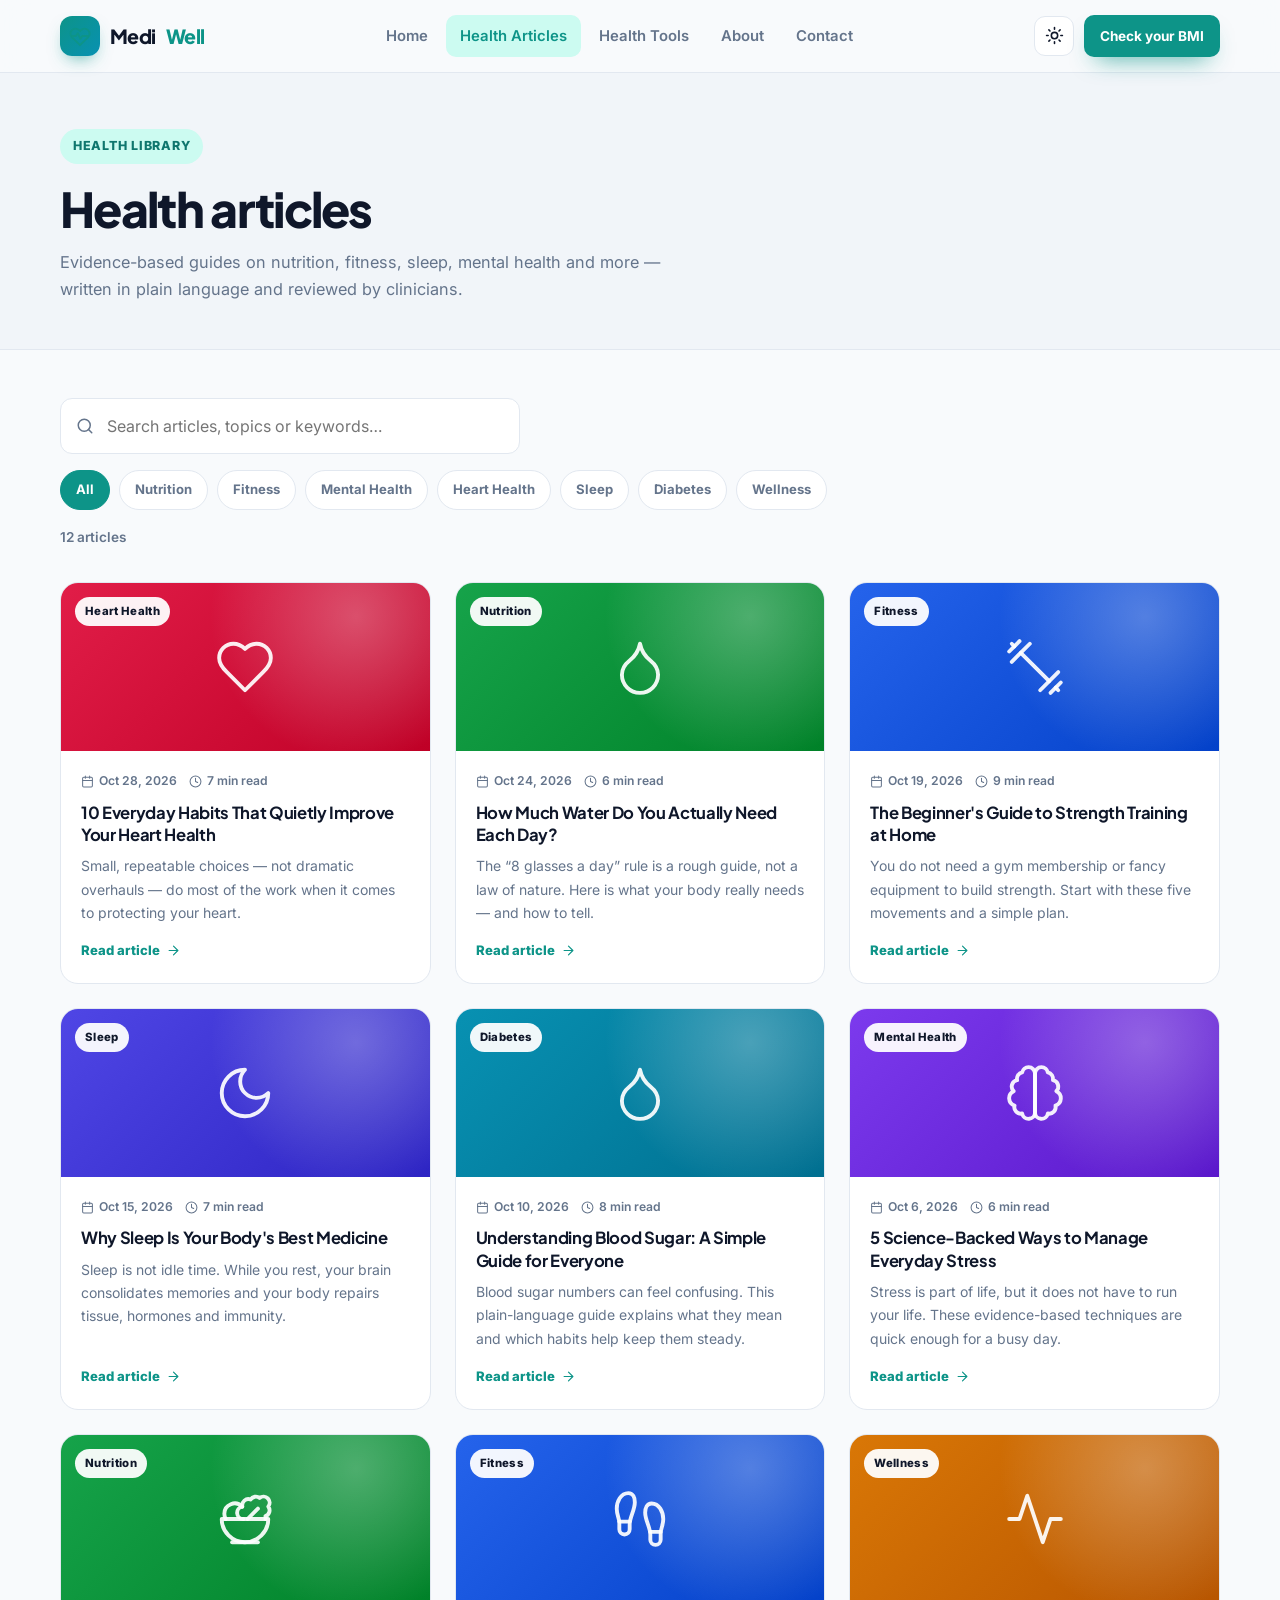
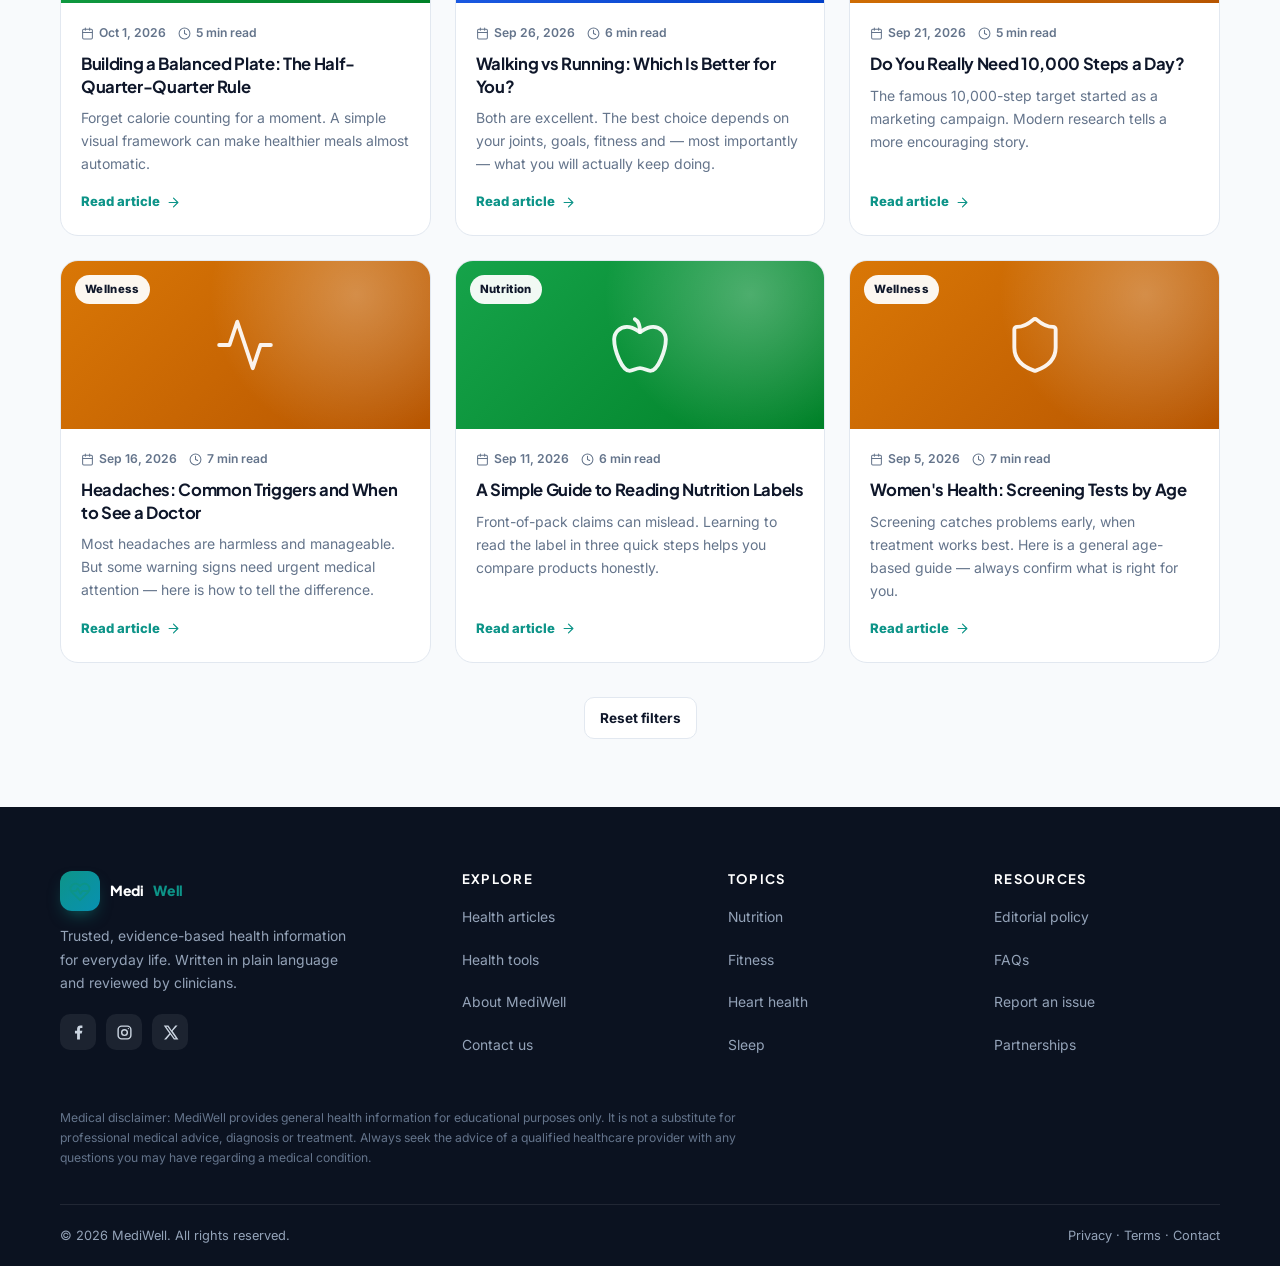
<file: articles.html>
<!DOCTYPE html>
<html lang="en" data-theme="light">
<head>
  <meta charset="UTF-8">
  <meta name="viewport" content="width=device-width, initial-scale=1.0">
  <meta name="google-site-verification" content="FWrX2vy-J4xjHthjgB5HoOyfY0BDs-50eKfYe9muQok" />
  <title>Health Articles — Evidence-Based Guides | MediWell</title>
  <meta name="description" content="Browse evidence-based health articles on nutrition, fitness, sleep, mental health, heart health and more. Search and filter by topic.">
    <link rel="canonical" href="https://mediwell-sigma.vercel.app/articles.html">
<meta name="author" content="MediWell">
  <meta property="og:title" content="Health Articles — Evidence-Based Guides | MediWell">
  <meta property="og:description" content="Browse evidence-based health articles on nutrition, fitness, sleep, mental health, heart health and more. Search and filter by topic.">
  <meta property="og:type" content="website">
  <meta name="theme-color" content="#0d9488">
  <link rel="icon" href="data:image/svg+xml,%3Csvg xmlns='http://www.w3.org/2000/svg' viewBox='0 0 24 24'%3E%3Crect width='24' height='24' rx='6' fill='%230d9488'/%3E%3Cpath d='M12 19s-6-3.7-6-8a3.5 3.5 0 0 1 6-2.2A3.5 3.5 0 0 1 18 11c0 4.3-6 8-6 8Z' fill='white'/%3E%3C/svg%3E">
  <link rel="preconnect" href="https://fonts.googleapis.com">
  <link rel="preconnect" href="https://fonts.gstatic.com" crossorigin>
  <link href="https://fonts.googleapis.com/css2?family=Inter:wght@400;500;600;700;800&family=Plus+Jakarta+Sans:wght@700;800&display=swap" rel="stylesheet">
  <link rel="stylesheet" href="css/style.css">
</head>
<body>
  <a class="skip-link" href="#main">Skip to content</a>

  <header class="site-header">
    <div class="container nav">
      <a class="brand" href="index.html" aria-label="MediWell home">
        <span class="brand-mark">
          <svg viewBox="0 0 24 24" fill="none" stroke="currentColor" stroke-width="2" stroke-linecap="round" stroke-linejoin="round"><path d="M20.8 5.6a5.5 5.5 0 0 0-7.8 0L12 6.6l-1-1a5.5 5.5 0 1 0-7.8 7.8l1 1L12 22l7.8-7.6 1-1a5.5 5.5 0 0 0 0-7.8Z"/><path d="M3.5 12h4l2-3 3 6 2-3h6"/></svg>
        </span>
        Medi<span>Well</span>
      </a>
      <nav aria-label="Main navigation">
        <ul class="nav-links" data-nav-links>
          <li><a href="index.html">Home</a></li>
          <li><a href="articles.html">Health Articles</a></li>
          <li><a href="tools.html">Health Tools</a></li>
          <li><a href="about.html">About</a></li>
          <li><a href="contact.html">Contact</a></li>
        </ul>
      </nav>
      <div class="nav-actions">
        <button class="icon-btn" type="button" data-theme-toggle aria-label="Switch to dark mode">
          <svg class="icon-sun" viewBox="0 0 24 24" fill="none" stroke="currentColor" stroke-width="2" stroke-linecap="round" stroke-linejoin="round"><circle cx="12" cy="12" r="4"/><path d="M12 2v2M12 20v2M4.9 4.9l1.4 1.4M17.7 17.7l1.4 1.4M2 12h2M20 12h2M6.3 17.7l-1.4 1.4M19.1 4.9l-1.4 1.4"/></svg>
          <svg class="icon-moon" viewBox="0 0 24 24" fill="none" stroke="currentColor" stroke-width="2" stroke-linecap="round" stroke-linejoin="round"><path d="M12 3a6 6 0 0 0 9 9 9 9 0 1 1-9-9Z"/></svg>
        </button>
        <a class="btn btn-primary btn-sm" href="tools.html">Check your BMI</a>
        <button class="icon-btn nav-toggle" type="button" data-nav-toggle aria-expanded="false" aria-label="Open menu">
          <svg viewBox="0 0 24 24" fill="none" stroke="currentColor" stroke-width="2" stroke-linecap="round" stroke-linejoin="round"><path d="M4 6h16M4 12h16M4 18h16"/></svg>
        </button>
      </div>
    </div>
  </header>

  <main id="main">
    <section class="page-hero">
      <div class="container">
        <span class="eyebrow">Health library</span>
        <h1>Health articles</h1>
        <p>Evidence-based guides on nutrition, fitness, sleep, mental health and more — written in plain language and reviewed by clinicians.</p>
      </div>
    </section>

    <section class="section section--tight">
      <div class="container">
        <div class="filter-bar">
          <div class="search-box">
            <svg viewBox="0 0 24 24" fill="none" stroke="currentColor" stroke-width="2" stroke-linecap="round" stroke-linejoin="round"><circle cx="11" cy="11" r="8"/><path d="m21 21-4.3-4.3"/></svg>
            <label class="sr-only" for="search-input">Search articles</label>
            <input id="search-input" type="search" placeholder="Search articles, topics or keywords…" autocomplete="off">
          </div>
          <div class="chip-row" id="category-chips" role="group" aria-label="Filter by category"></div>
          <div class="results-count" id="results-count" aria-live="polite"></div>
        </div>

        <div class="article-grid" id="article-grid"></div>

        <div style="text-align:center;margin-top:34px">
          <button class="btn btn-outline btn-sm" type="button" id="reset-filters">Reset filters</button>
        </div>
      </div>
    </section>
  </main>

  <footer class="site-footer">
    <div class="container">
      <div class="footer-grid">
        <div class="footer-col">
          <a class="brand" href="index.html">
            <span class="brand-mark"><svg viewBox="0 0 24 24" fill="none" stroke="currentColor" stroke-width="2" stroke-linecap="round" stroke-linejoin="round"><path d="M20.8 5.6a5.5 5.5 0 0 0-7.8 0L12 6.6l-1-1a5.5 5.5 0 1 0-7.8 7.8l1 1L12 22l7.8-7.6 1-1a5.5 5.5 0 0 0 0-7.8Z"/><path d="M3.5 12h4l2-3 3 6 2-3h6"/></svg></span>
            Medi<span>Well</span>
          </a>
          <p class="footer-about">Trusted, evidence-based health information for everyday life. Written in plain language and reviewed by clinicians.</p>
          <div class="social-row">
            <a href="#" aria-label="MediWell on Facebook"><svg viewBox="0 0 24 24" fill="currentColor"><path d="M14 13.5h2.5l1-4H14v-2c0-1.03 0-2 2-2h1.5V2.14c-.33-.04-1.53-.14-2.8-.14C12.04 2 10 3.66 10 6.7v2.8H7v4h3V22h4v-8.5Z"/></svg></a>
            <a href="#" aria-label="MediWell on Instagram"><svg viewBox="0 0 24 24" fill="none" stroke="currentColor" stroke-width="2"><rect width="18" height="18" x="3" y="3" rx="5"/><circle cx="12" cy="12" r="4"/><circle cx="17.5" cy="6.5" r="1" fill="currentColor" stroke="none"/></svg></a>
            <a href="#" aria-label="MediWell on X"><svg viewBox="0 0 24 24" fill="currentColor"><path d="M18.9 2H22l-7 8 8.2 12h-6.4l-5-7.3L6 22H2.9l7.5-8.6L2.5 2H9l4.6 6.7L18.9 2Zm-1.1 18h1.7L7.8 3.8H6L17.8 20Z"/></svg></a>
          </div>
        </div>
        <div class="footer-col">
          <h4>Explore</h4>
          <ul>
            <li><a href="articles.html">Health articles</a></li>
            <li><a href="tools.html">Health tools</a></li>
            <li><a href="about.html">About MediWell</a></li>
            <li><a href="contact.html">Contact us</a></li>
          </ul>
        </div>
        <div class="footer-col">
          <h4>Topics</h4>
          <ul>
            <li><a href="articles.html?category=Nutrition">Nutrition</a></li>
            <li><a href="articles.html?category=Fitness">Fitness</a></li>
            <li><a href="articles.html?category=Heart%20Health">Heart health</a></li>
            <li><a href="articles.html?category=Sleep">Sleep</a></li>
          </ul>
        </div>
        <div class="footer-col">
          <h4>Resources</h4>
          <ul>
            <li><a href="about.html#editorial">Editorial policy</a></li>
            <li><a href="about.html#faq">FAQs</a></li>
            <li><a href="contact.html">Report an issue</a></li>
            <li><a href="contact.html">Partnerships</a></li>
          </ul>
        </div>
      </div>
      <p class="footer-disclaimer">Medical disclaimer: MediWell provides general health information for educational purposes only. It is not a substitute for professional medical advice, diagnosis or treatment. Always seek the advice of a qualified healthcare provider with any questions you may have regarding a medical condition.</p>
      <div class="footer-bottom">
        <span>© <span data-year>2026</span> MediWell. All rights reserved.</span>
        <span><a href="about.html">Privacy</a> · <a href="about.html">Terms</a> · <a href="contact.html">Contact</a></span>
      </div>
    </div>
  </footer>

  <script src="js/data.js"></script>
  <script src="js/main.js"></script>
  <script src="js/data.js"></script>
  <script src="js/main.js"></script>
  <script src="js/articles.js"></script>
</body>
</html>
</file>
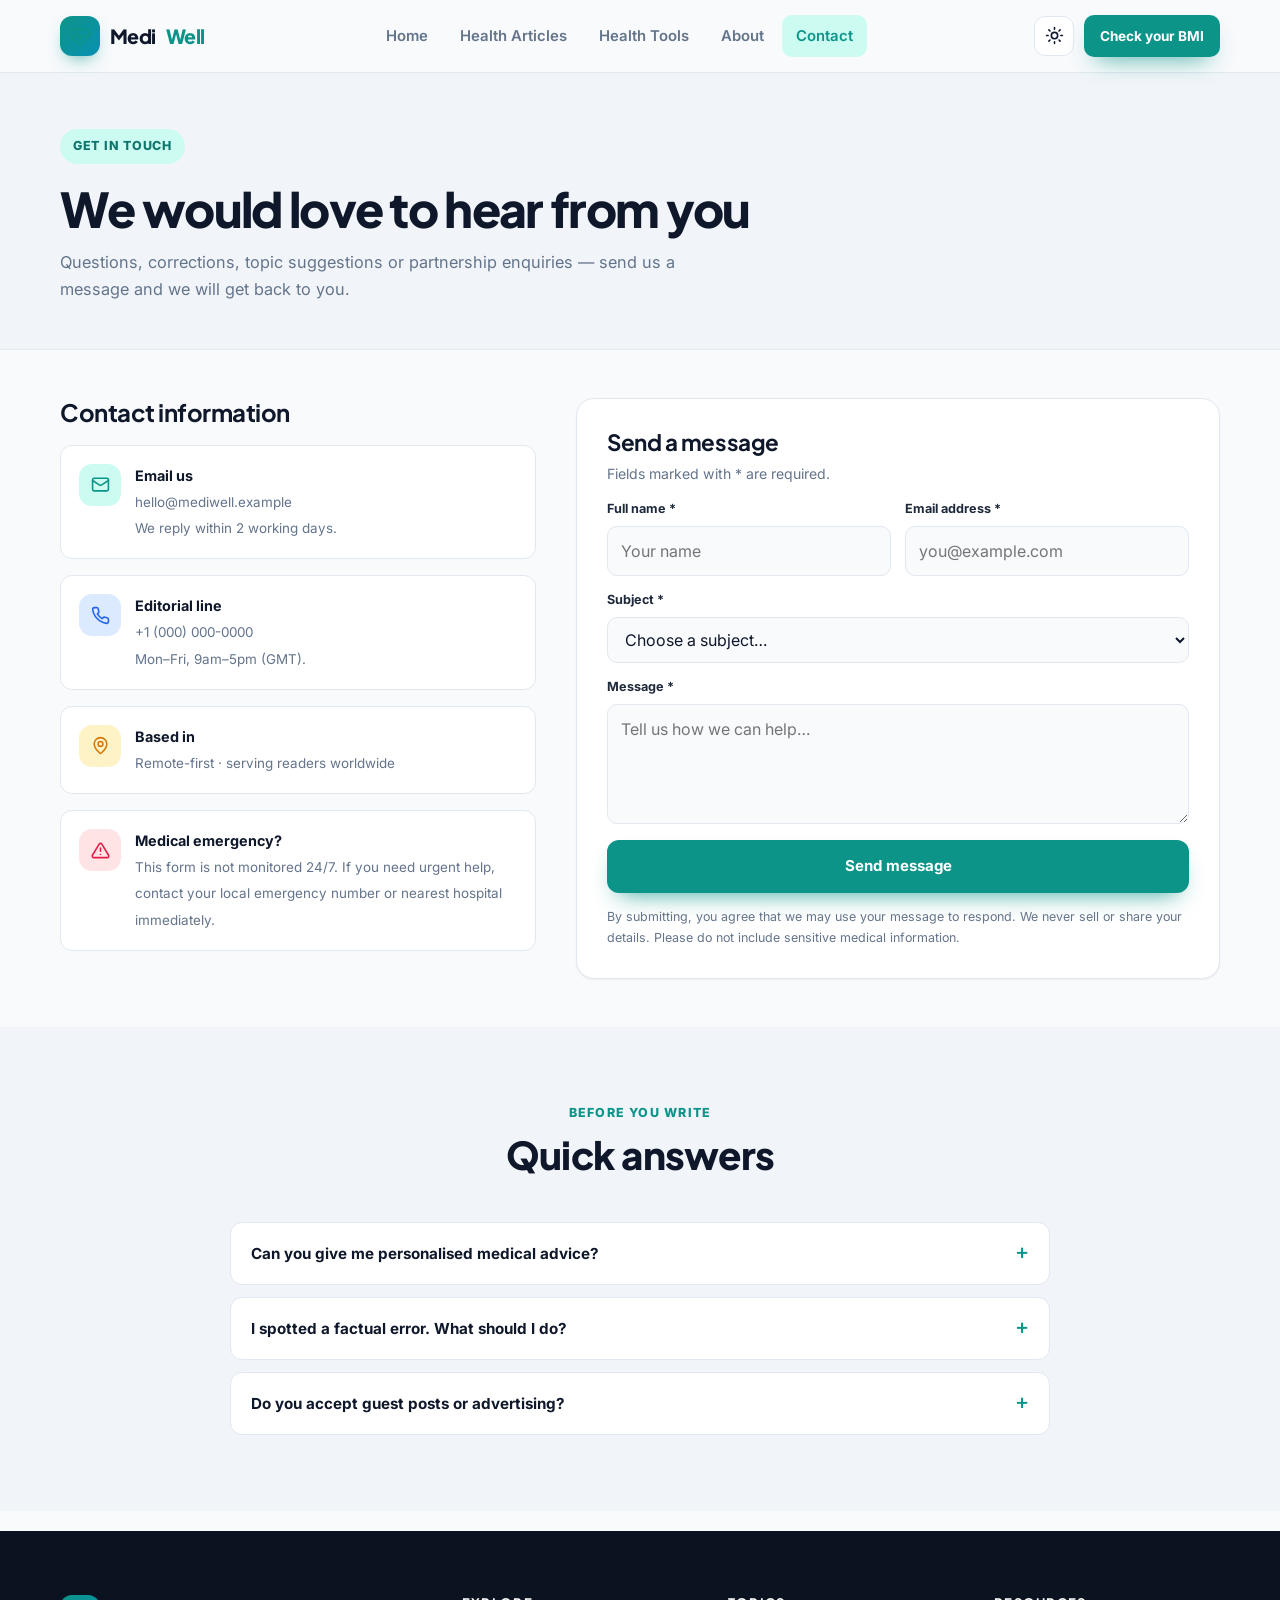
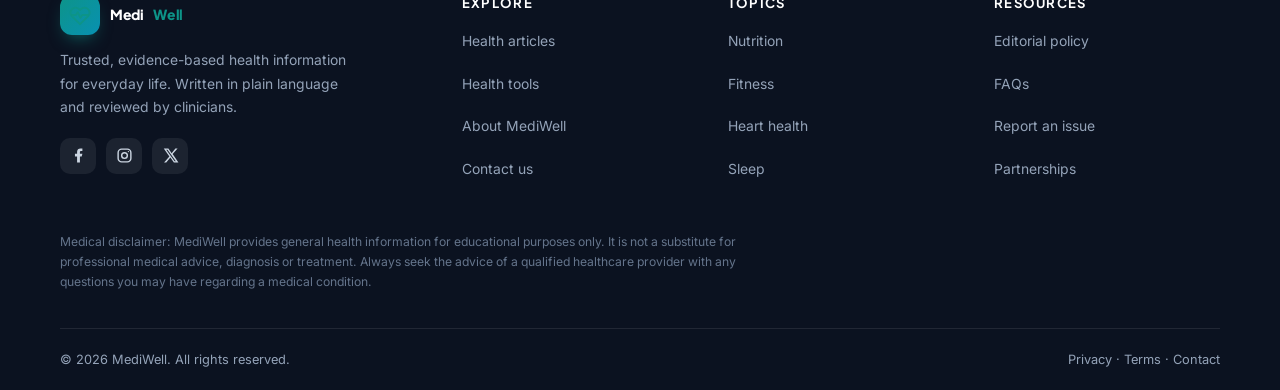
<file: contact.html>
<!DOCTYPE html>
<html lang="en" data-theme="light">
<head>
  <meta charset="UTF-8">
  <meta name="viewport" content="width=device-width, initial-scale=1.0">
  <meta name="google-site-verification" content="FWrX2vy-J4xjHthjgB5HoOyfY0BDs-50eKfYe9muQok" />
  <title>Contact MediWell — Questions, Corrections & Feedback</title>
  <meta name="description" content="Contact the MediWell team with questions, topic suggestions, corrections or partnership enquiries.">
    <link rel="canonical" href="https://mediwell-sigma.vercel.app/contact.html">
<meta name="author" content="MediWell">
  <meta property="og:title" content="Contact MediWell — Questions, Corrections & Feedback">
  <meta property="og:description" content="Contact the MediWell team with questions, topic suggestions, corrections or partnership enquiries.">
  <meta property="og:type" content="website">
  <meta name="theme-color" content="#0d9488">
  <link rel="icon" href="data:image/svg+xml,%3Csvg xmlns='http://www.w3.org/2000/svg' viewBox='0 0 24 24'%3E%3Crect width='24' height='24' rx='6' fill='%230d9488'/%3E%3Cpath d='M12 19s-6-3.7-6-8a3.5 3.5 0 0 1 6-2.2A3.5 3.5 0 0 1 18 11c0 4.3-6 8-6 8Z' fill='white'/%3E%3C/svg%3E">
  <link rel="preconnect" href="https://fonts.googleapis.com">
  <link rel="preconnect" href="https://fonts.gstatic.com" crossorigin>
  <link href="https://fonts.googleapis.com/css2?family=Inter:wght@400;500;600;700;800&family=Plus+Jakarta+Sans:wght@700;800&display=swap" rel="stylesheet">
  <link rel="stylesheet" href="css/style.css">
</head>
<body>
  <a class="skip-link" href="#main">Skip to content</a>

  <header class="site-header">
    <div class="container nav">
      <a class="brand" href="index.html" aria-label="MediWell home">
        <span class="brand-mark">
          <svg viewBox="0 0 24 24" fill="none" stroke="currentColor" stroke-width="2" stroke-linecap="round" stroke-linejoin="round"><path d="M20.8 5.6a5.5 5.5 0 0 0-7.8 0L12 6.6l-1-1a5.5 5.5 0 1 0-7.8 7.8l1 1L12 22l7.8-7.6 1-1a5.5 5.5 0 0 0 0-7.8Z"/><path d="M3.5 12h4l2-3 3 6 2-3h6"/></svg>
        </span>
        Medi<span>Well</span>
      </a>
      <nav aria-label="Main navigation">
        <ul class="nav-links" data-nav-links>
          <li><a href="index.html">Home</a></li>
          <li><a href="articles.html">Health Articles</a></li>
          <li><a href="tools.html">Health Tools</a></li>
          <li><a href="about.html">About</a></li>
          <li><a href="contact.html">Contact</a></li>
        </ul>
      </nav>
      <div class="nav-actions">
        <button class="icon-btn" type="button" data-theme-toggle aria-label="Switch to dark mode">
          <svg class="icon-sun" viewBox="0 0 24 24" fill="none" stroke="currentColor" stroke-width="2" stroke-linecap="round" stroke-linejoin="round"><circle cx="12" cy="12" r="4"/><path d="M12 2v2M12 20v2M4.9 4.9l1.4 1.4M17.7 17.7l1.4 1.4M2 12h2M20 12h2M6.3 17.7l-1.4 1.4M19.1 4.9l-1.4 1.4"/></svg>
          <svg class="icon-moon" viewBox="0 0 24 24" fill="none" stroke="currentColor" stroke-width="2" stroke-linecap="round" stroke-linejoin="round"><path d="M12 3a6 6 0 0 0 9 9 9 9 0 1 1-9-9Z"/></svg>
        </button>
        <a class="btn btn-primary btn-sm" href="tools.html">Check your BMI</a>
        <button class="icon-btn nav-toggle" type="button" data-nav-toggle aria-expanded="false" aria-label="Open menu">
          <svg viewBox="0 0 24 24" fill="none" stroke="currentColor" stroke-width="2" stroke-linecap="round" stroke-linejoin="round"><path d="M4 6h16M4 12h16M4 18h16"/></svg>
        </button>
      </div>
    </div>
  </header>

  <main id="main">
    <section class="page-hero">
      <div class="container">
        <span class="eyebrow">Get in touch</span>
        <h1>We would love to hear from you</h1>
        <p>Questions, corrections, topic suggestions or partnership enquiries — send us a message and we will get back to you.</p>
      </div>
    </section>

    <section class="section section--tight">
      <div class="container contact-grid">
        <div>
          <h2 style="font-size:1.5rem;margin-bottom:18px">Contact information</h2>
          <div class="contact-info">
            <div class="contact-item">
              <span class="cat-icon" style="--cat-color:#0d9488;--cat-tint:#ccfbf1"><svg viewBox="0 0 24 24" fill="none" stroke="currentColor" stroke-width="2" stroke-linecap="round" stroke-linejoin="round"><rect width="20" height="16" x="2" y="4" rx="2"/><path d="m22 7-8.97 5.7a1.94 1.94 0 0 1-2.06 0L2 7"/></svg></span>
              <div><b>Email us</b><a href="mailto:hello@mediwell.example">hello@mediwell.example</a><br><small>We reply within 2 working days.</small></div>
            </div>
            <div class="contact-item">
              <span class="cat-icon" style="--cat-color:#2563eb;--cat-tint:#dbeafe"><svg viewBox="0 0 24 24" fill="none" stroke="currentColor" stroke-width="2" stroke-linecap="round" stroke-linejoin="round"><path d="M22 16.92v3a2 2 0 0 1-2.18 2 19.79 19.79 0 0 1-8.63-3.07 19.5 19.5 0 0 1-6-6A19.79 19.79 0 0 1 2.12 4.18 2 2 0 0 1 4.11 2h3a2 2 0 0 1 2 1.72c.13.96.36 1.9.7 2.81a2 2 0 0 1-.45 2.11L8.09 9.91a16 16 0 0 0 6 6l1.27-1.27a2 2 0 0 1 2.11-.45c.91.34 1.85.57 2.81.7A2 2 0 0 1 22 16.92Z"/></svg></span>
              <div><b>Editorial line</b><a href="tel:+10000000000">+1 (000) 000-0000</a><br><small>Mon–Fri, 9am–5pm (GMT).</small></div>
            </div>
            <div class="contact-item">
              <span class="cat-icon" style="--cat-color:#d97706;--cat-tint:#fef3c7"><svg viewBox="0 0 24 24" fill="none" stroke="currentColor" stroke-width="2" stroke-linecap="round" stroke-linejoin="round"><path d="M20 10c0 4.99-5.54 10.19-7.4 11.79a1 1 0 0 1-1.2 0C9.54 20.19 4 14.99 4 10a8 8 0 0 1 16 0"/><circle cx="12" cy="10" r="3"/></svg></span>
              <div><b>Based in</b><span style="font-size:.84rem;color:var(--muted)">Remote-first · serving readers worldwide</span></div>
            </div>
            <div class="contact-item">
              <span class="cat-icon" style="--cat-color:#e11d48;--cat-tint:#ffe4e6"><svg viewBox="0 0 24 24" fill="none" stroke="currentColor" stroke-width="2" stroke-linecap="round" stroke-linejoin="round"><path d="M12 9v4M12 17h.01"/><path d="M10.3 3.9 1.8 18a2 2 0 0 0 1.7 3h17a2 2 0 0 0 1.7-3L13.7 3.9a2 2 0 0 0-3.4 0Z"/></svg></span>
              <div><b>Medical emergency?</b><small>This form is not monitored 24/7. If you need urgent help, contact your local emergency number or nearest hospital immediately.</small></div>
            </div>
          </div>
        </div>

        <div class="contact-form">
          <h2 style="font-size:1.4rem;margin-bottom:6px">Send a message</h2>
          <p class="muted" style="font-size:.88rem">Fields marked with * are required.</p>

          <div class="form-alert" id="form-alert" role="status" aria-live="polite"></div>

          <form id="contact-form" novalidate>
            <div class="form-grid">
              <div class="field">
                <label for="contact-name">Full name *</label>
                <input id="contact-name" type="text" placeholder="Your name" autocomplete="name" required>
                <span class="field-error">Please enter your name.</span>
              </div>
              <div class="field">
                <label for="contact-email">Email address *</label>
                <input id="contact-email" type="email" placeholder="you@example.com" autocomplete="email" required>
                <span class="field-error">Please enter a valid email.</span>
              </div>
              <div class="field full">
                <label for="contact-subject">Subject *</label>
                <select id="contact-subject" required>
                  <option value="">Choose a subject…</option>
                  <option value="General question">General question</option>
                  <option value="Suggest a topic">Suggest a topic</option>
                  <option value="Report an error">Report an error</option>
                  <option value="Partnership or press">Partnership or press</option>
                  <option value="Website issue">Website issue</option>
                </select>
                <span class="field-error">Please choose a subject.</span>
              </div>
              <div class="field full">
                <label for="contact-message">Message *</label>
                <textarea id="contact-message" placeholder="Tell us how we can help…" required></textarea>
                <span class="field-error">Please write at least 10 characters.</span>
              </div>
            </div>
            <button class="btn btn-primary btn-block" type="submit" style="margin-top:16px">Send message</button>
            <p class="form-note" style="margin:14px 0 0">By submitting, you agree that we may use your message to respond. We never sell or share your details. Please do not include sensitive medical information.</p>
          </form>
        </div>
      </div>
    </section>

    <section class="section section--alt">
      <div class="container">
        <div class="section-head center">
          <div>
            <span class="section-kicker">Before you write</span>
            <h2>Quick answers</h2>
          </div>
        </div>
        <div class="faq">
          <details>
            <summary>Can you give me personalised medical advice?</summary>
            <p>No. Our team cannot diagnose or treat individual conditions by email. Please consult a qualified healthcare professional who can assess you properly.</p>
          </details>
          <details>
            <summary>I spotted a factual error. What should I do?</summary>
            <p>Choose “Report an error” in the form and include the article title and the specific detail. We investigate every correction request and update the article if needed.</p>
          </details>
          <details>
            <summary>Do you accept guest posts or advertising?</summary>
            <p>We do not publish sponsored health claims or paid placements. For editorial collaborations or press enquiries, choose “Partnership or press”.</p>
          </details>
        </div>
      </div>
    </section>
  </main>

  <footer class="site-footer">
    <div class="container">
      <div class="footer-grid">
        <div class="footer-col">
          <a class="brand" href="index.html">
            <span class="brand-mark"><svg viewBox="0 0 24 24" fill="none" stroke="currentColor" stroke-width="2" stroke-linecap="round" stroke-linejoin="round"><path d="M20.8 5.6a5.5 5.5 0 0 0-7.8 0L12 6.6l-1-1a5.5 5.5 0 1 0-7.8 7.8l1 1L12 22l7.8-7.6 1-1a5.5 5.5 0 0 0 0-7.8Z"/><path d="M3.5 12h4l2-3 3 6 2-3h6"/></svg></span>
            Medi<span>Well</span>
          </a>
          <p class="footer-about">Trusted, evidence-based health information for everyday life. Written in plain language and reviewed by clinicians.</p>
          <div class="social-row">
            <a href="#" aria-label="MediWell on Facebook"><svg viewBox="0 0 24 24" fill="currentColor"><path d="M14 13.5h2.5l1-4H14v-2c0-1.03 0-2 2-2h1.5V2.14c-.33-.04-1.53-.14-2.8-.14C12.04 2 10 3.66 10 6.7v2.8H7v4h3V22h4v-8.5Z"/></svg></a>
            <a href="#" aria-label="MediWell on Instagram"><svg viewBox="0 0 24 24" fill="none" stroke="currentColor" stroke-width="2"><rect width="18" height="18" x="3" y="3" rx="5"/><circle cx="12" cy="12" r="4"/><circle cx="17.5" cy="6.5" r="1" fill="currentColor" stroke="none"/></svg></a>
            <a href="#" aria-label="MediWell on X"><svg viewBox="0 0 24 24" fill="currentColor"><path d="M18.9 2H22l-7 8 8.2 12h-6.4l-5-7.3L6 22H2.9l7.5-8.6L2.5 2H9l4.6 6.7L18.9 2Zm-1.1 18h1.7L7.8 3.8H6L17.8 20Z"/></svg></a>
          </div>
        </div>
        <div class="footer-col">
          <h4>Explore</h4>
          <ul>
            <li><a href="articles.html">Health articles</a></li>
            <li><a href="tools.html">Health tools</a></li>
            <li><a href="about.html">About MediWell</a></li>
            <li><a href="contact.html">Contact us</a></li>
          </ul>
        </div>
        <div class="footer-col">
          <h4>Topics</h4>
          <ul>
            <li><a href="articles.html?category=Nutrition">Nutrition</a></li>
            <li><a href="articles.html?category=Fitness">Fitness</a></li>
            <li><a href="articles.html?category=Heart%20Health">Heart health</a></li>
            <li><a href="articles.html?category=Sleep">Sleep</a></li>
          </ul>
        </div>
        <div class="footer-col">
          <h4>Resources</h4>
          <ul>
            <li><a href="about.html#editorial">Editorial policy</a></li>
            <li><a href="about.html#faq">FAQs</a></li>
            <li><a href="contact.html">Report an issue</a></li>
            <li><a href="contact.html">Partnerships</a></li>
          </ul>
        </div>
      </div>
      <p class="footer-disclaimer">Medical disclaimer: MediWell provides general health information for educational purposes only. It is not a substitute for professional medical advice, diagnosis or treatment. Always seek the advice of a qualified healthcare provider with any questions you may have regarding a medical condition.</p>
      <div class="footer-bottom">
        <span>© <span data-year>2026</span> MediWell. All rights reserved.</span>
        <span><a href="about.html">Privacy</a> · <a href="about.html">Terms</a> · <a href="contact.html">Contact</a></span>
      </div>
    </div>
  </footer>

  <script src="js/data.js"></script>
  <script src="js/main.js"></script>
  <script src="js/data.js"></script>
  <script src="js/main.js"></script>
  <script src="js/contact.js"></script>
</body>
</html>
</file>
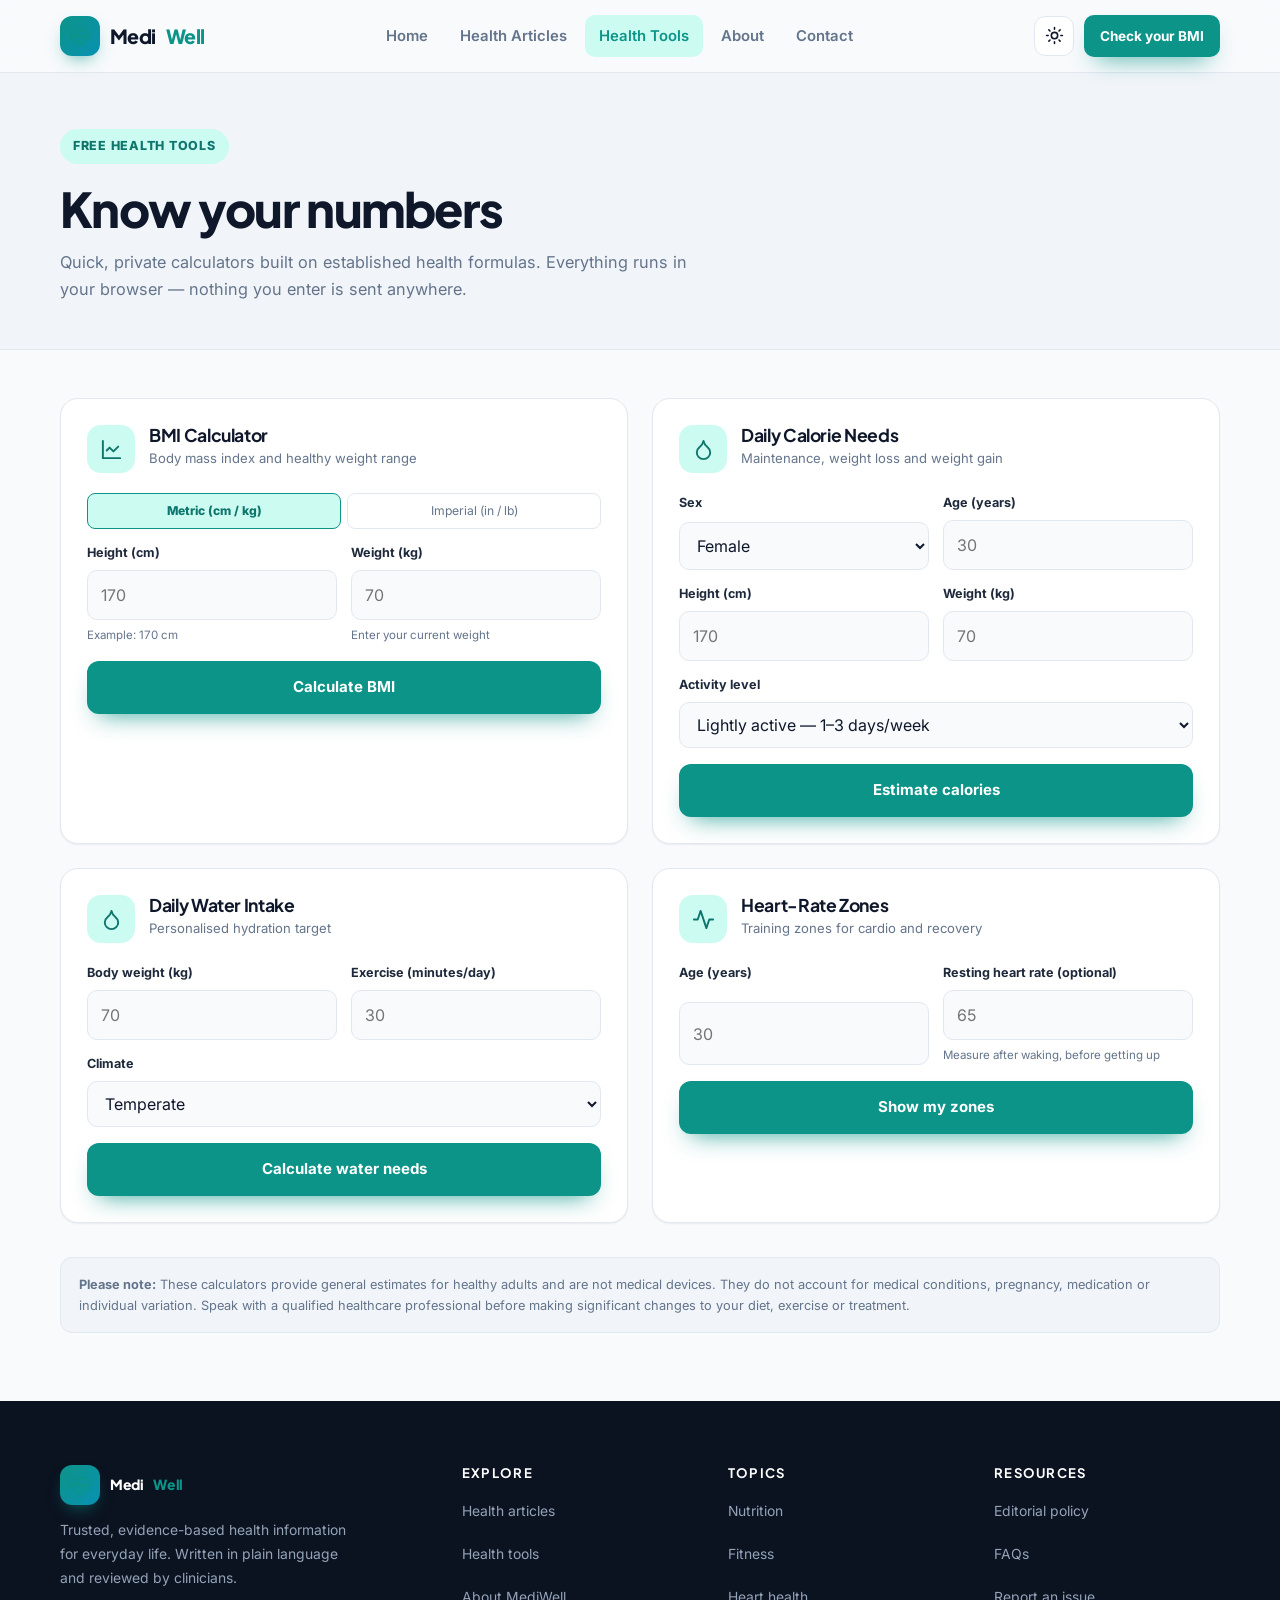
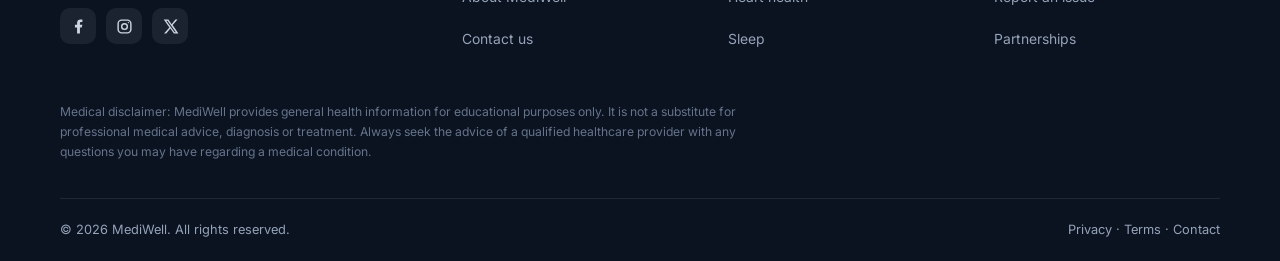
<file: tools.html>
<!DOCTYPE html>
<html lang="en" data-theme="light">
<head>
  <meta charset="UTF-8">
  <meta name="viewport" content="width=device-width, initial-scale=1.0">
  <meta name="google-site-verification" content="FWrX2vy-J4xjHthjgB5HoOyfY0BDs-50eKfYe9muQok" />
  <title>Free Health Calculators — BMI, Calories, Water & Heart Rate | MediWell</title>
  <meta name="description" content="Free, private health calculators: BMI, daily calorie needs, water intake and heart-rate training zones. No sign-up required.">
    <link rel="canonical" href="https://mediwell-sigma.vercel.app/tools.html">
<meta name="author" content="MediWell">
  <meta property="og:title" content="Free Health Calculators — BMI, Calories, Water & Heart Rate | MediWell">
  <meta property="og:description" content="Free, private health calculators: BMI, daily calorie needs, water intake and heart-rate training zones. No sign-up required.">
  <meta property="og:type" content="website">
  <meta name="theme-color" content="#0d9488">
  <link rel="icon" href="data:image/svg+xml,%3Csvg xmlns='http://www.w3.org/2000/svg' viewBox='0 0 24 24'%3E%3Crect width='24' height='24' rx='6' fill='%230d9488'/%3E%3Cpath d='M12 19s-6-3.7-6-8a3.5 3.5 0 0 1 6-2.2A3.5 3.5 0 0 1 18 11c0 4.3-6 8-6 8Z' fill='white'/%3E%3C/svg%3E">
  <link rel="preconnect" href="https://fonts.googleapis.com">
  <link rel="preconnect" href="https://fonts.gstatic.com" crossorigin>
  <link href="https://fonts.googleapis.com/css2?family=Inter:wght@400;500;600;700;800&family=Plus+Jakarta+Sans:wght@700;800&display=swap" rel="stylesheet">
  <link rel="stylesheet" href="css/style.css">
</head>
<body>
  <a class="skip-link" href="#main">Skip to content</a>

  <header class="site-header">
    <div class="container nav">
      <a class="brand" href="index.html" aria-label="MediWell home">
        <span class="brand-mark">
          <svg viewBox="0 0 24 24" fill="none" stroke="currentColor" stroke-width="2" stroke-linecap="round" stroke-linejoin="round"><path d="M20.8 5.6a5.5 5.5 0 0 0-7.8 0L12 6.6l-1-1a5.5 5.5 0 1 0-7.8 7.8l1 1L12 22l7.8-7.6 1-1a5.5 5.5 0 0 0 0-7.8Z"/><path d="M3.5 12h4l2-3 3 6 2-3h6"/></svg>
        </span>
        Medi<span>Well</span>
      </a>
      <nav aria-label="Main navigation">
        <ul class="nav-links" data-nav-links>
          <li><a href="index.html">Home</a></li>
          <li><a href="articles.html">Health Articles</a></li>
          <li><a href="tools.html">Health Tools</a></li>
          <li><a href="about.html">About</a></li>
          <li><a href="contact.html">Contact</a></li>
        </ul>
      </nav>
      <div class="nav-actions">
        <button class="icon-btn" type="button" data-theme-toggle aria-label="Switch to dark mode">
          <svg class="icon-sun" viewBox="0 0 24 24" fill="none" stroke="currentColor" stroke-width="2" stroke-linecap="round" stroke-linejoin="round"><circle cx="12" cy="12" r="4"/><path d="M12 2v2M12 20v2M4.9 4.9l1.4 1.4M17.7 17.7l1.4 1.4M2 12h2M20 12h2M6.3 17.7l-1.4 1.4M19.1 4.9l-1.4 1.4"/></svg>
          <svg class="icon-moon" viewBox="0 0 24 24" fill="none" stroke="currentColor" stroke-width="2" stroke-linecap="round" stroke-linejoin="round"><path d="M12 3a6 6 0 0 0 9 9 9 9 0 1 1-9-9Z"/></svg>
        </button>
        <a class="btn btn-primary btn-sm" href="tools.html">Check your BMI</a>
        <button class="icon-btn nav-toggle" type="button" data-nav-toggle aria-expanded="false" aria-label="Open menu">
          <svg viewBox="0 0 24 24" fill="none" stroke="currentColor" stroke-width="2" stroke-linecap="round" stroke-linejoin="round"><path d="M4 6h16M4 12h16M4 18h16"/></svg>
        </button>
      </div>
    </div>
  </header>

  <main id="main">
    <section class="page-hero">
      <div class="container">
        <span class="eyebrow">Free health tools</span>
        <h1>Know your numbers</h1>
        <p>Quick, private calculators built on established health formulas. Everything runs in your browser — nothing you enter is sent anywhere.</p>
      </div>
    </section>

    <section class="section section--tight">
      <div class="container">
        <div class="tool-grid">

          <!-- BMI -->
          <div class="tool-card reveal" id="bmi">
            <div class="tool-head">
              <span class="tool-icon"><svg viewBox="0 0 24 24" fill="none" stroke="currentColor" stroke-width="2" stroke-linecap="round" stroke-linejoin="round"><path d="M3 3v18h18"/><path d="m19 9-5 5-4-4-3 3"/></svg></span>
              <div><h3>BMI Calculator</h3><p>Body mass index and healthy weight range</p></div>
            </div>
            <form id="bmi-form" novalidate>
              <div class="unit-row" style="margin-bottom:14px">
                <label><input type="radio" name="bmi-unit" value="metric" checked><span>Metric (cm / kg)</span></label>
                <label><input type="radio" name="bmi-unit" value="imperial"><span>Imperial (in / lb)</span></label>
              </div>
              <div class="form-grid">
                <div class="field">
                  <label for="bmi-height" id="bmi-height-label">Height (cm)</label>
                  <input id="bmi-height" type="number" min="50" max="260" step="0.1" placeholder="170" inputmode="decimal" required>
                  <span class="hint" id="bmi-height-hint">Example: 170 cm</span>
                </div>
                <div class="field">
                  <label for="bmi-weight" id="bmi-weight-label">Weight (kg)</label>
                  <input id="bmi-weight" type="number" min="15" max="400" step="0.1" placeholder="70" inputmode="decimal" required>
                  <span class="hint">Enter your current weight</span>
                </div>
              </div>
              <button class="btn btn-primary btn-block" type="submit" style="margin-top:16px">Calculate BMI</button>
            </form>
            <div class="tool-result" id="bmi-result" aria-live="polite"></div>
          </div>

          <!-- Calories -->
          <div class="tool-card reveal" id="calories">
            <div class="tool-head">
              <span class="tool-icon"><svg viewBox="0 0 24 24" fill="none" stroke="currentColor" stroke-width="2" stroke-linecap="round" stroke-linejoin="round"><path d="M12 22a7 7 0 0 0 7-7c0-2-1-3.9-3-5.5s-3.5-4-4-6.5c-.5 2.5-2 4.9-4 6.5C6 11.1 5 13 5 15a7 7 0 0 0 7 7Z"/></svg></span>
              <div><h3>Daily Calorie Needs</h3><p>Maintenance, weight loss and weight gain</p></div>
            </div>
            <form id="calorie-form" novalidate>
              <div class="form-grid">
                <div class="field">
                  <label for="cal-sex">Sex</label>
                  <select id="cal-sex">
                    <option value="female">Female</option>
                    <option value="male">Male</option>
                  </select>
                </div>
                <div class="field">
                  <label for="cal-age">Age (years)</label>
                  <input id="cal-age" type="number" min="15" max="109" placeholder="30" inputmode="numeric" required>
                </div>
                <div class="field">
                  <label for="cal-height">Height (cm)</label>
                  <input id="cal-height" type="number" min="80" max="250" step="0.1" placeholder="170" inputmode="decimal" required>
                </div>
                <div class="field">
                  <label for="cal-weight">Weight (kg)</label>
                  <input id="cal-weight" type="number" min="25" max="350" step="0.1" placeholder="70" inputmode="decimal" required>
                </div>
                <div class="field full">
                  <label for="cal-activity">Activity level</label>
                  <select id="cal-activity">
                    <option value="1.2">Sedentary — desk job, little exercise</option>
                    <option value="1.375" selected>Lightly active — 1–3 days/week</option>
                    <option value="1.55">Moderately active — 3–5 days/week</option>
                    <option value="1.725">Very active — 6–7 days/week</option>
                    <option value="1.9">Extra active — physical job or twice daily training</option>
                  </select>
                </div>
              </div>
              <button class="btn btn-primary btn-block" type="submit" style="margin-top:16px">Estimate calories</button>
            </form>
            <div class="tool-result" id="calorie-result" aria-live="polite"></div>
          </div>

          <!-- Water -->
          <div class="tool-card reveal" id="water">
            <div class="tool-head">
              <span class="tool-icon"><svg viewBox="0 0 24 24" fill="none" stroke="currentColor" stroke-width="2" stroke-linecap="round" stroke-linejoin="round"><path d="M12 22a7 7 0 0 0 7-7c0-2-1-3.9-3-5.5s-3.5-4-4-6.5c-.5 2.5-2 4.9-4 6.5C6 11.1 5 13 5 15a7 7 0 0 0 7 7Z"/></svg></span>
              <div><h3>Daily Water Intake</h3><p>Personalised hydration target</p></div>
            </div>
            <form id="water-form" novalidate>
              <div class="form-grid">
                <div class="field">
                  <label for="water-weight">Body weight (kg)</label>
                  <input id="water-weight" type="number" min="25" max="350" step="0.1" placeholder="70" inputmode="decimal" required>
                </div>
                <div class="field">
                  <label for="water-exercise">Exercise (minutes/day)</label>
                  <input id="water-exercise" type="number" min="0" max="480" step="5" placeholder="30" inputmode="numeric">
                </div>
                <div class="field full">
                  <label for="water-climate">Climate</label>
                  <select id="water-climate">
                    <option value="0.95">Cool / indoor</option>
                    <option value="1" selected>Temperate</option>
                    <option value="1.1">Hot / humid</option>
                    <option value="1.18">Very hot / high altitude</option>
                  </select>
                </div>
              </div>
              <button class="btn btn-primary btn-block" type="submit" style="margin-top:16px">Calculate water needs</button>
            </form>
            <div class="tool-result" id="water-result" aria-live="polite"></div>
          </div>

          <!-- Heart rate -->
          <div class="tool-card reveal" id="heart-rate">
            <div class="tool-head">
              <span class="tool-icon"><svg viewBox="0 0 24 24" fill="none" stroke="currentColor" stroke-width="2" stroke-linecap="round" stroke-linejoin="round"><path d="M22 12h-4l-3 9L9 3l-3 9H2"/></svg></span>
              <div><h3>Heart-Rate Zones</h3><p>Training zones for cardio and recovery</p></div>
            </div>
            <form id="hr-form" novalidate>
              <div class="form-grid">
                <div class="field">
                  <label for="hr-age">Age (years)</label>
                  <input id="hr-age" type="number" min="11" max="109" placeholder="30" inputmode="numeric" required>
                </div>
                <div class="field">
                  <label for="hr-resting">Resting heart rate (optional)</label>
                  <input id="hr-resting" type="number" min="30" max="120" placeholder="65" inputmode="numeric">
                  <span class="hint">Measure after waking, before getting up</span>
                </div>
              </div>
              <button class="btn btn-primary btn-block" type="submit" style="margin-top:16px">Show my zones</button>
            </form>
            <div class="tool-result" id="hr-result" aria-live="polite"></div>
          </div>

        </div>

        <div class="disclaimer" style="margin-top:34px">
          <strong>Please note:</strong> These calculators provide general estimates for healthy adults and are not medical devices. They do not account for medical conditions, pregnancy, medication or individual variation. Speak with a qualified healthcare professional before making significant changes to your diet, exercise or treatment.
        </div>
      </div>
    </section>
  </main>

  <footer class="site-footer">
    <div class="container">
      <div class="footer-grid">
        <div class="footer-col">
          <a class="brand" href="index.html">
            <span class="brand-mark"><svg viewBox="0 0 24 24" fill="none" stroke="currentColor" stroke-width="2" stroke-linecap="round" stroke-linejoin="round"><path d="M20.8 5.6a5.5 5.5 0 0 0-7.8 0L12 6.6l-1-1a5.5 5.5 0 1 0-7.8 7.8l1 1L12 22l7.8-7.6 1-1a5.5 5.5 0 0 0 0-7.8Z"/><path d="M3.5 12h4l2-3 3 6 2-3h6"/></svg></span>
            Medi<span>Well</span>
          </a>
          <p class="footer-about">Trusted, evidence-based health information for everyday life. Written in plain language and reviewed by clinicians.</p>
          <div class="social-row">
            <a href="#" aria-label="MediWell on Facebook"><svg viewBox="0 0 24 24" fill="currentColor"><path d="M14 13.5h2.5l1-4H14v-2c0-1.03 0-2 2-2h1.5V2.14c-.33-.04-1.53-.14-2.8-.14C12.04 2 10 3.66 10 6.7v2.8H7v4h3V22h4v-8.5Z"/></svg></a>
            <a href="#" aria-label="MediWell on Instagram"><svg viewBox="0 0 24 24" fill="none" stroke="currentColor" stroke-width="2"><rect width="18" height="18" x="3" y="3" rx="5"/><circle cx="12" cy="12" r="4"/><circle cx="17.5" cy="6.5" r="1" fill="currentColor" stroke="none"/></svg></a>
            <a href="#" aria-label="MediWell on X"><svg viewBox="0 0 24 24" fill="currentColor"><path d="M18.9 2H22l-7 8 8.2 12h-6.4l-5-7.3L6 22H2.9l7.5-8.6L2.5 2H9l4.6 6.7L18.9 2Zm-1.1 18h1.7L7.8 3.8H6L17.8 20Z"/></svg></a>
          </div>
        </div>
        <div class="footer-col">
          <h4>Explore</h4>
          <ul>
            <li><a href="articles.html">Health articles</a></li>
            <li><a href="tools.html">Health tools</a></li>
            <li><a href="about.html">About MediWell</a></li>
            <li><a href="contact.html">Contact us</a></li>
          </ul>
        </div>
        <div class="footer-col">
          <h4>Topics</h4>
          <ul>
            <li><a href="articles.html?category=Nutrition">Nutrition</a></li>
            <li><a href="articles.html?category=Fitness">Fitness</a></li>
            <li><a href="articles.html?category=Heart%20Health">Heart health</a></li>
            <li><a href="articles.html?category=Sleep">Sleep</a></li>
          </ul>
        </div>
        <div class="footer-col">
          <h4>Resources</h4>
          <ul>
            <li><a href="about.html#editorial">Editorial policy</a></li>
            <li><a href="about.html#faq">FAQs</a></li>
            <li><a href="contact.html">Report an issue</a></li>
            <li><a href="contact.html">Partnerships</a></li>
          </ul>
        </div>
      </div>
      <p class="footer-disclaimer">Medical disclaimer: MediWell provides general health information for educational purposes only. It is not a substitute for professional medical advice, diagnosis or treatment. Always seek the advice of a qualified healthcare provider with any questions you may have regarding a medical condition.</p>
      <div class="footer-bottom">
        <span>© <span data-year>2026</span> MediWell. All rights reserved.</span>
        <span><a href="about.html">Privacy</a> · <a href="about.html">Terms</a> · <a href="contact.html">Contact</a></span>
      </div>
    </div>
  </footer>

  <script src="js/data.js"></script>
  <script src="js/main.js"></script>
  <script src="js/data.js"></script>
  <script src="js/main.js"></script>
  <script src="js/tools.js"></script>
</body>
</html>
</file>
<file: css/style.css>
/* ============================================================
   MediWell — Health Information Portal
   Author: MediWell
   ============================================================ */

/* ---------- Design tokens ---------- */
:root {
  --primary: #0d9488;
  --primary-dark: #0f766e;
  --primary-soft: #ccfbf1;
  --ink: #0f172a;
  --ink-2: #1e293b;
  --muted: #64748b;
  --muted-2: #94a3b8;
  --bg: #f8fafc;
  --bg-2: #f1f5f9;
  --card: #ffffff;
  --border: #e2e8f0;
  --accent: #f59e0b;
  --danger: #e11d48;
  --success: #16a34a;
  --radius: 18px;
  --radius-sm: 12px;
  --shadow-sm: 0 1px 2px rgba(15, 23, 42, .06);
  --shadow: 0 10px 30px -12px rgba(15, 23, 42, .18);
  --shadow-lg: 0 30px 60px -25px rgba(15, 23, 42, .28);
  --header-h: 72px;
  --font: 'Inter', system-ui, -apple-system, 'Segoe UI', Roboto, Helvetica, Arial, sans-serif;
  --font-display: 'Plus Jakarta Sans', 'Inter', system-ui, sans-serif;
  --ring: 0 0 0 4px rgba(13, 148, 136, .18);
}

[data-theme="dark"] {
  --primary: #2dd4bf;
  --primary-dark: #5eead4;
  --primary-soft: #134e4a;
  --ink: #f1f5f9;
  --ink-2: #e2e8f0;
  --muted: #94a3b8;
  --muted-2: #64748b;
  --bg: #0b1220;
  --bg-2: #111a2b;
  --card: #131d2f;
  --border: #223047;
  --shadow: 0 10px 30px -12px rgba(0, 0, 0, .55);
  --shadow-lg: 0 30px 60px -25px rgba(0, 0, 0, .7);
  --ring: 0 0 0 4px rgba(45, 212, 191, .2);
}

/* ---------- Reset ---------- */
*, *::before, *::after { box-sizing: border-box; }
html { scroll-behavior: smooth; -webkit-text-size-adjust: 100%; }
body {
  margin: 0;
  font-family: var(--font);
  color: var(--ink);
  background: var(--bg);
  line-height: 1.65;
  -webkit-font-smoothing: antialiased;
  transition: background .25s ease, color .25s ease;
}
img, svg { display: block; max-width: 100%; }
a { color: inherit; text-decoration: none; }
button, input, textarea, select { font: inherit; color: inherit; }
button { cursor: pointer; background: none; border: 0; }
h1, h2, h3, h4 {
  font-family: var(--font-display);
  line-height: 1.2;
  letter-spacing: -.02em;
  margin: 0 0 .5em;
  color: var(--ink);
}
p { margin: 0 0 1em; }
ul, ol { margin: 0 0 1em; padding-left: 1.25em; }
li { margin-bottom: .4em; }
::selection { background: var(--primary); color: #fff; }

.container { width: min(1160px, calc(100% - 40px)); margin-inline: auto; }
.section { padding: 76px 0; }
.section--tight { padding: 48px 0; }
.section--alt { background: var(--bg-2); }
.center { text-align: center; }
.muted { color: var(--muted); }
.sr-only {
  position: absolute; width: 1px; height: 1px; padding: 0; margin: -1px;
  overflow: hidden; clip: rect(0 0 0 0); white-space: nowrap; border: 0;
}

/* ---------- Header ---------- */
.site-header {
  position: sticky; top: 0; z-index: 50;
  background: var(--bg);
  background: color-mix(in srgb, var(--bg) 88%, transparent);
  backdrop-filter: blur(14px);
  -webkit-backdrop-filter: blur(14px);
  border-bottom: 1px solid var(--border);
}
.nav {
  height: var(--header-h);
  display: flex; align-items: center; justify-content: space-between; gap: 20px;
}
.brand { display: flex; align-items: center; gap: 10px; font-family: var(--font-display); font-weight: 800; font-size: 1.22rem; letter-spacing: -.03em; }
.brand-mark {
  width: 40px; height: 40px; border-radius: 12px;
  background: linear-gradient(135deg, var(--primary), #0891b2);
  display: grid; place-items: center; color: #fff; flex: none;
  box-shadow: 0 8px 18px -8px rgba(13, 148, 136, .8);
}
.brand-mark svg { width: 22px; height: 22px; }
.brand span { color: var(--primary); }
.nav-links { display: flex; align-items: center; gap: 4px; list-style: none; margin: 0; padding: 0; }
.nav-links li { margin: 0; }
.nav-links a {
  display: block; padding: 9px 14px; border-radius: 10px;
  font-size: .93rem; font-weight: 600; color: var(--muted);
  transition: color .2s ease, background .2s ease;
}
.nav-links a:hover { color: var(--ink); background: var(--bg-2); }
.nav-links a.active { color: var(--primary); background: var(--primary-soft); }
.nav-actions { display: flex; align-items: center; gap: 10px; }
.icon-btn {
  width: 40px; height: 40px; border-radius: 11px;
  display: grid; place-items: center;
  border: 1px solid var(--border); background: var(--card); color: var(--ink);
  transition: border-color .2s ease, transform .2s ease, background .2s ease;
}
.icon-btn:hover { border-color: var(--primary); transform: translateY(-1px); }
.icon-btn svg { width: 19px; height: 19px; }
.nav-toggle { display: none; }
[data-theme="light"] .icon-moon { display: none; }
[data-theme="dark"] .icon-sun { display: none; }

/* ---------- Buttons ---------- */
.btn {
  display: inline-flex; align-items: center; justify-content: center; gap: 9px;
  padding: 13px 22px; border-radius: 12px; font-weight: 700; font-size: .94rem;
  border: 1px solid transparent; cursor: pointer;
  transition: transform .2s ease, box-shadow .2s ease, background .2s ease, border-color .2s ease;
  white-space: nowrap;
}
.btn svg { width: 18px; height: 18px; }
.btn-primary { background: var(--primary); color: #fff; box-shadow: 0 12px 24px -12px rgba(13, 148, 136, .85); }
.btn-primary:hover { background: var(--primary-dark); transform: translateY(-2px); }
.btn-outline { border-color: var(--border); background: var(--card); color: var(--ink); }
.btn-outline:hover { border-color: var(--primary); color: var(--primary); transform: translateY(-2px); }
.btn-ghost { background: var(--primary-soft); color: var(--primary-dark); }
.btn-ghost:hover { transform: translateY(-2px); }
.btn-sm { padding: 9px 15px; font-size: .85rem; border-radius: 10px; }
.btn-block { width: 100%; }

/* ---------- Hero ---------- */
.hero { position: relative; overflow: hidden; padding: 72px 0 80px; }
.hero::before {
  content: ""; position: absolute; inset: 0; pointer-events: none;
  background:
    radial-gradient(620px 380px at 82% 10%, rgba(13, 148, 136, .16), transparent 65%),
    radial-gradient(520px 320px at 8% 90%, rgba(8, 145, 178, .12), transparent 65%);
}
[data-theme="dark"] .hero::before {
  background:
    radial-gradient(620px 380px at 82% 10%, rgba(45, 212, 191, .12), transparent 65%),
    radial-gradient(520px 320px at 8% 90%, rgba(8, 145, 178, .16), transparent 65%);
}
.hero-grid { position: relative; display: grid; grid-template-columns: 1.08fr .92fr; gap: 56px; align-items: center; }
.eyebrow {
  display: inline-flex; align-items: center; gap: 8px;
  padding: 7px 13px; border-radius: 999px; margin-bottom: 20px;
  background: var(--primary-soft); color: var(--primary-dark);
  font-size: .78rem; font-weight: 800; letter-spacing: .06em; text-transform: uppercase;
}
.eyebrow svg { width: 14px; height: 14px; }
.hero h1 { font-size: clamp(2.35rem, 5vw, 3.7rem); font-weight: 800; letter-spacing: -.035em; margin-bottom: 18px; }
.hero h1 em { font-style: normal; color: var(--primary); }
.hero-lead { font-size: 1.08rem; color: var(--muted); max-width: 52ch; margin-bottom: 28px; }
.hero-actions { display: flex; flex-wrap: wrap; gap: 12px; margin-bottom: 30px; }
.trust-row { display: flex; flex-wrap: wrap; gap: 22px; }
.trust-item { display: flex; align-items: center; gap: 8px; font-size: .85rem; font-weight: 600; color: var(--muted); }
.trust-item svg { width: 17px; height: 17px; color: var(--primary); flex: none; }

/* Hero visual */
.hero-visual { position: relative; }
.glass-card {
  background: var(--card); border: 1px solid var(--border); border-radius: 24px;
  box-shadow: var(--shadow-lg); padding: 26px; position: relative; z-index: 2;
}
.glass-head { display: flex; align-items: center; justify-content: space-between; margin-bottom: 18px; }
.glass-title { display: flex; align-items: center; gap: 10px; font-weight: 800; font-size: .98rem; }
.glass-title .dot { width: 9px; height: 9px; border-radius: 50%; background: var(--success); box-shadow: 0 0 0 4px rgba(22, 163, 74, .15); }
.glass-badge { font-size: .72rem; font-weight: 800; color: var(--primary-dark); background: var(--primary-soft); padding: 5px 10px; border-radius: 999px; }
.bp-value { font-family: var(--font-display); font-size: 2.6rem; font-weight: 800; letter-spacing: -.04em; line-height: 1; }
.bp-value small { font-size: .9rem; font-weight: 600; color: var(--muted); letter-spacing: 0; }
.spark { display: flex; align-items: flex-end; gap: 7px; height: 84px; margin: 22px 0 8px; }
.spark span { flex: 1; border-radius: 6px 6px 2px 2px; background: linear-gradient(180deg, var(--primary), #0891b2); opacity: .28; }
.spark span:nth-child(4n) { opacity: .95; }
.spark span:nth-child(3n) { opacity: .6; }
.glass-foot { display: flex; justify-content: space-between; font-size: .76rem; color: var(--muted); font-weight: 600; }
.float-card {
  position: absolute; z-index: 3; display: flex; align-items: center; gap: 12px;
  background: var(--card); border: 1px solid var(--border); border-radius: 16px;
  padding: 13px 16px; box-shadow: var(--shadow); animation: float 6s ease-in-out infinite;
}
.float-card .fc-icon { width: 38px; height: 38px; border-radius: 11px; display: grid; place-items: center; background: var(--primary-soft); color: var(--primary-dark); flex: none; }
.float-card .fc-icon svg { width: 19px; height: 19px; }
.float-card b { display: block; font-size: .86rem; line-height: 1.2; }
.float-card small { color: var(--muted); font-size: .73rem; }
.float-one { top: -26px; right: -8px; animation-delay: -2s; }
.float-two { bottom: -24px; left: -18px; }
@keyframes float { 0%, 100% { transform: translateY(0); } 50% { transform: translateY(-9px); } }

/* ---------- Stats strip ---------- */
.stats-strip { border-block: 1px solid var(--border); background: var(--card); }
.stats-grid { display: grid; grid-template-columns: repeat(4, 1fr); }
.stat { padding: 26px 20px; text-align: center; border-right: 1px solid var(--border); }
.stat:last-child { border-right: 0; }
.stat b { display: block; font-family: var(--font-display); font-size: 1.7rem; font-weight: 800; letter-spacing: -.03em; color: var(--primary); }
.stat span { font-size: .8rem; color: var(--muted); font-weight: 600; }

/* ---------- Section heading ---------- */
.section-head { display: flex; align-items: flex-end; justify-content: space-between; gap: 24px; margin-bottom: 38px; }
.section-head.center { flex-direction: column; align-items: center; text-align: center; }
.section-kicker { display: block; font-size: .78rem; font-weight: 800; letter-spacing: .1em; text-transform: uppercase; color: var(--primary); margin-bottom: 8px; }
.section-head h2 { font-size: clamp(1.7rem, 3.2vw, 2.4rem); font-weight: 800; margin-bottom: 6px; }
.section-head p { color: var(--muted); margin: 0; max-width: 58ch; }
.link-arrow { display: inline-flex; align-items: center; gap: 7px; font-weight: 700; font-size: .9rem; color: var(--primary); white-space: nowrap; }
.link-arrow svg { width: 16px; height: 16px; transition: transform .2s ease; }
.link-arrow:hover svg { transform: translateX(4px); }

/* ---------- Category grid ---------- */
.cat-grid { display: grid; grid-template-columns: repeat(4, 1fr); gap: 16px; }
.cat-card {
  display: flex; align-items: center; gap: 14px; padding: 18px;
  background: var(--card); border: 1px solid var(--border); border-radius: var(--radius-sm);
  transition: transform .2s ease, box-shadow .2s ease, border-color .2s ease;
}
.cat-card:hover { transform: translateY(-4px); box-shadow: var(--shadow); border-color: transparent; }
.cat-icon {
  width: 46px; height: 46px; border-radius: 13px; display: grid; place-items: center; flex: none;
  background: var(--cat-tint, var(--primary-soft)); color: var(--cat-color, var(--primary-dark));
}
.cat-icon svg { width: 22px; height: 22px; }
.cat-card b { display: block; font-size: .93rem; line-height: 1.25; }
.cat-card small { color: var(--muted); font-size: .76rem; }

/* ---------- Article cards ---------- */
.article-grid { display: grid; grid-template-columns: repeat(3, 1fr); gap: 24px; }
.article-card {
  display: flex; flex-direction: column; overflow: hidden;
  background: var(--card); border: 1px solid var(--border); border-radius: var(--radius);
  transition: transform .22s ease, box-shadow .22s ease, border-color .22s ease;
}
.article-card:hover { transform: translateY(-5px); box-shadow: var(--shadow); border-color: transparent; }
.article-thumb {
  position: relative; height: 168px; display: grid; place-items: center; overflow: hidden;
  background: linear-gradient(135deg, #0d9488, #0891b2);
}
.article-thumb::after {
  content: ""; position: absolute; inset: 0;
  background: radial-gradient(circle at 80% 20%, rgba(255, 255, 255, .28), transparent 45%);
}
.article-thumb svg { width: 62px; height: 62px; color: rgba(255, 255, 255, .92); position: relative; z-index: 1; stroke-width: 1.5; }
.thumb-chip {
  position: absolute; top: 14px; left: 14px; z-index: 2;
  background: rgba(255, 255, 255, .94); color: #0f172a;
  font-size: .71rem; font-weight: 800; letter-spacing: .03em;
  padding: 5px 10px; border-radius: 999px;
}
.article-body { padding: 20px 20px 22px; display: flex; flex-direction: column; flex: 1; }
.article-meta { display: flex; align-items: center; gap: 12px; font-size: .76rem; color: var(--muted); font-weight: 600; margin-bottom: 10px; }
.article-meta span { display: inline-flex; align-items: center; gap: 5px; }
.article-meta svg { width: 13px; height: 13px; }
.article-body h3 { font-size: 1.04rem; line-height: 1.35; margin-bottom: 8px; }
.article-body h3 a:hover { color: var(--primary); }
.article-body p { font-size: .875rem; color: var(--muted); margin-bottom: 16px; }
.article-body .read-link { margin-top: auto; display: inline-flex; align-items: center; gap: 6px; font-size: .82rem; font-weight: 800; color: var(--primary); }
.article-body .read-link svg { width: 15px; height: 15px; transition: transform .2s ease; }
.article-card:hover .read-link svg { transform: translateX(4px); }

/* Featured row on home */
.feature-split { display: grid; grid-template-columns: 1.25fr .75fr; gap: 24px; }
.feature-main {
  position: relative; overflow: hidden; border-radius: var(--radius); min-height: 380px;
  display: flex; align-items: flex-end; padding: 32px; color: #fff;
  background: linear-gradient(150deg, #0f766e, #0891b2 65%, #155e75);
}
.feature-main::before {
  content: ""; position: absolute; inset: 0;
  background: radial-gradient(circle at 85% 12%, rgba(255, 255, 255, .18), transparent 40%);
}
.feature-main > * { position: relative; z-index: 1; }
.feature-main .thumb-chip { position: static; align-self: flex-start; display: inline-block; margin-bottom: 14px; width: fit-content; }
.feature-main h3 { font-size: clamp(1.5rem, 3vw, 2.1rem); color: #fff; margin-bottom: 10px; }
.feature-main p { color: rgba(255, 255, 255, .82); font-size: .95rem; max-width: 52ch; margin-bottom: 18px; }
.feature-main .article-meta { color: rgba(255, 255, 255, .78); }
.feature-main .btn { background: #fff; color: #0f172a; }
.feature-main .btn:hover { background: #f1f5f9; }
.feature-side { display: grid; gap: 18px; }
.mini-card {
  display: flex; gap: 14px; align-items: flex-start; padding: 16px;
  background: var(--card); border: 1px solid var(--border); border-radius: var(--radius-sm);
  transition: transform .2s ease, box-shadow .2s ease;
}
.mini-card:hover { transform: translateY(-3px); box-shadow: var(--shadow); }
.mini-thumb { width: 58px; height: 58px; border-radius: 12px; display: grid; place-items: center; flex: none; background: var(--primary-soft); color: var(--primary-dark); }
.mini-thumb svg { width: 26px; height: 26px; }
.mini-card b { display: block; font-size: .9rem; line-height: 1.35; margin-bottom: 4px; }
.mini-card small { color: var(--muted); font-size: .75rem; }

/* ---------- Filter bar ---------- */
.filter-bar { display: grid; gap: 16px; margin-bottom: 34px; }
.search-box { position: relative; max-width: 460px; }
.search-box svg { position: absolute; left: 16px; top: 50%; transform: translateY(-50%); width: 18px; height: 18px; color: var(--muted); }
.search-box input {
  width: 100%; padding: 14px 16px 14px 46px; border-radius: 12px;
  border: 1px solid var(--border); background: var(--card); outline: none;
  transition: border-color .2s ease, box-shadow .2s ease;
}
.search-box input:focus { border-color: var(--primary); box-shadow: var(--ring); }
.chip-row { display: flex; flex-wrap: wrap; gap: 9px; }
.chip {
  padding: 8px 15px; border-radius: 999px; border: 1px solid var(--border);
  background: var(--card); color: var(--muted); font-size: .82rem; font-weight: 700;
  transition: all .2s ease;
}
.chip:hover { border-color: var(--primary); color: var(--primary); }
.chip.active { background: var(--primary); border-color: var(--primary); color: #fff; }
.results-count { font-size: .85rem; color: var(--muted); font-weight: 600; }
.empty-state { text-align: center; padding: 64px 20px; background: var(--card); border: 1px dashed var(--border); border-radius: var(--radius); }
.empty-state svg { width: 44px; height: 44px; color: var(--muted); margin: 0 auto 14px; }
.empty-state h3 { margin-bottom: 6px; }
.empty-state p { color: var(--muted); margin: 0; }

/* ---------- Health tools ---------- */
.tool-grid { display: grid; grid-template-columns: repeat(2, 1fr); gap: 24px; }
.tool-card { background: var(--card); border: 1px solid var(--border); border-radius: var(--radius); padding: 26px; box-shadow: var(--shadow-sm); }
.tool-head { display: flex; align-items: flex-start; gap: 14px; margin-bottom: 20px; }
.tool-icon { width: 48px; height: 48px; border-radius: 14px; display: grid; place-items: center; flex: none; background: var(--primary-soft); color: var(--primary-dark); }
.tool-icon svg { width: 23px; height: 23px; }
.tool-head h3 { font-size: 1.1rem; margin-bottom: 2px; }
.tool-head p { font-size: .82rem; color: var(--muted); margin: 0; }
.form-grid { display: grid; grid-template-columns: 1fr 1fr; gap: 14px; }
.field { display: grid; gap: 6px; }
.field.full { grid-column: 1 / -1; }
.field label { font-size: .79rem; font-weight: 700; color: var(--ink-2); }
.field input, .field select, .field textarea {
  width: 100%; padding: 11px 13px; border-radius: 10px;
  border: 1px solid var(--border); background: var(--bg); outline: none;
  transition: border-color .2s ease, box-shadow .2s ease, background .2s ease;
}
.field input:focus, .field select:focus, .field textarea:focus { border-color: var(--primary); box-shadow: var(--ring); background: var(--card); }
.field textarea { resize: vertical; min-height: 120px; }
.field .hint { font-size: .72rem; color: var(--muted); }
.unit-row { display: flex; gap: 6px; }
.unit-row label {
  flex: 1; text-align: center; padding: 7px 5px; border-radius: 8px; cursor: pointer;
  border: 1px solid var(--border); font-size: .76rem; color: var(--muted); background: var(--card);
}
.unit-row input { position: absolute; opacity: 0; pointer-events: none; }
.unit-row input:checked + span { color: var(--primary-dark); font-weight: 800; }
.unit-row label:has(input:checked) { border-color: var(--primary); background: var(--primary-soft); }
.tool-result {
  margin-top: 18px; padding: 18px; border-radius: var(--radius-sm);
  background: var(--bg-2); border: 1px dashed var(--border); display: none;
}
.tool-result.show { display: block; animation: fadeUp .35s ease both; }
.result-value { font-family: var(--font-display); font-size: 2rem; font-weight: 800; letter-spacing: -.03em; line-height: 1.1; }
.result-value small { font-size: .9rem; color: var(--muted); font-weight: 600; }
.result-label { font-size: .83rem; font-weight: 700; margin-top: 2px; }
.result-note { font-size: .8rem; color: var(--muted); margin: 8px 0 0; }
.result-row { display: flex; justify-content: space-between; gap: 12px; font-size: .84rem; padding: 7px 0; border-bottom: 1px solid var(--border); }
.result-row:last-child { border-bottom: 0; }
.result-row b { font-weight: 800; }
.meter { height: 10px; border-radius: 999px; background: linear-gradient(90deg, #38bdf8, #22c55e 45%, #f59e0b 72%, #ef4444); position: relative; margin: 14px 0 6px; }
.meter-pin { position: absolute; top: 50%; width: 18px; height: 18px; border-radius: 50%; background: #fff; border: 3px solid var(--ink); transform: translate(-50%, -50%); left: 0; transition: left .5s cubic-bezier(.22, 1, .36, 1); }
.meter-labels { display: flex; justify-content: space-between; font-size: .68rem; color: var(--muted); font-weight: 600; }
.badge { display: inline-block; padding: 3px 9px; border-radius: 999px; font-size: .72rem; font-weight: 800; }
.badge-green { background: rgba(22, 163, 74, .14); color: #15803d; }
.badge-amber { background: rgba(245, 158, 11, .18); color: #b45309; }
.badge-red { background: rgba(225, 29, 72, .14); color: #be123c; }
[data-theme="dark"] .badge-green { color: #4ade80; }
[data-theme="dark"] .badge-amber { color: #fbbf24; }
[data-theme="dark"] .badge-red { color: #fb7185; }

/* ---------- Article page ---------- */
.breadcrumbs { display: flex; flex-wrap: wrap; align-items: center; gap: 7px; font-size: .8rem; color: var(--muted); padding: 22px 0 0; }
.breadcrumbs a:hover { color: var(--primary); }
.breadcrumbs svg { width: 13px; height: 13px; }
.article-shell { display: grid; grid-template-columns: minmax(0, 1fr) 320px; gap: 48px; align-items: start; padding: 30px 0 72px; }
.article-main h1 { font-size: clamp(1.9rem, 4vw, 2.9rem); font-weight: 800; letter-spacing: -.03em; margin-bottom: 16px; }
.article-byline { display: flex; flex-wrap: wrap; align-items: center; gap: 16px; font-size: .82rem; color: var(--muted); font-weight: 600; padding-bottom: 22px; margin-bottom: 26px; border-bottom: 1px solid var(--border); }
.article-byline span { display: inline-flex; align-items: center; gap: 6px; }
.article-byline svg { width: 15px; height: 15px; }
.article-hero-band { height: 220px; border-radius: var(--radius); display: grid; place-items: center; margin-bottom: 30px; position: relative; overflow: hidden; background: linear-gradient(135deg, #0f766e, #0891b2); }
.article-hero-band svg { width: 84px; height: 84px; color: rgba(255, 255, 255, .9); stroke-width: 1.3; }
.article-hero-band::after { content: ""; position: absolute; inset: 0; background: radial-gradient(circle at 78% 18%, rgba(255, 255, 255, .25), transparent 42%); }
.article-content { font-size: 1.02rem; color: var(--ink-2); }
.article-content p { margin-bottom: 1.15em; }
.article-content h2 { font-size: 1.45rem; margin: 1.7em 0 .6em; }
.article-content h3 { font-size: 1.12rem; margin: 1.4em 0 .5em; }
.article-content ul, .article-content ol { margin-bottom: 1.2em; }
.article-content li { margin-bottom: .5em; }
.article-content strong { color: var(--ink); }
.takeaways { margin: 32px 0; padding: 24px; border-radius: var(--radius-sm); background: var(--primary-soft); border: 1px solid color-mix(in srgb, var(--primary) 24%, transparent); }
.takeaways h3 { font-size: .82rem; letter-spacing: .09em; text-transform: uppercase; color: var(--primary-dark); margin-bottom: 12px; }
.takeaways ul { margin: 0; padding-left: 1.15em; }
.takeaways li { color: var(--ink-2); font-size: .92rem; margin-bottom: .35em; }
.disclaimer { margin-top: 34px; padding: 16px 18px; border-radius: 12px; border: 1px solid var(--border); background: var(--bg-2); font-size: .8rem; color: var(--muted); }
.article-side { position: sticky; top: calc(var(--header-h) + 22px); display: grid; gap: 20px; }
.side-card { background: var(--card); border: 1px solid var(--border); border-radius: var(--radius-sm); padding: 20px; }
.side-card h3 { font-size: .8rem; letter-spacing: .09em; text-transform: uppercase; color: var(--muted); margin-bottom: 14px; }
.side-list { list-style: none; margin: 0; padding: 0; display: grid; gap: 12px; }
.side-list li { margin: 0; }
.side-list a { display: flex; gap: 10px; align-items: flex-start; font-size: .86rem; font-weight: 600; line-height: 1.4; }
.side-list a:hover { color: var(--primary); }
.side-list .dot { width: 7px; height: 7px; border-radius: 50%; background: var(--primary); margin-top: 7px; flex: none; }
.side-cta { background: linear-gradient(145deg, var(--primary), #0891b2); color: #fff; border: 0; }
.side-cta h3 { color: #fff; }
.side-cta p { font-size: .86rem; color: rgba(255, 255, 255, .85); }
.side-cta .btn { background: #fff; color: #0f172a; }

/* ---------- Page hero ---------- */
.page-hero { padding: 56px 0 46px; position: relative; overflow: hidden; border-bottom: 1px solid var(--border); background: var(--bg-2); }
.page-hero h1 { font-size: clamp(2rem, 4.4vw, 3rem); font-weight: 800; letter-spacing: -.035em; margin-bottom: 12px; }
.page-hero p { color: var(--muted); max-width: 65ch; font-size: 1.02rem; margin: 0; }
.page-hero .eyebrow { margin-bottom: 16px; }

/* ---------- About ---------- */
.about-grid { display: grid; grid-template-columns: 1fr 1fr; gap: 52px; align-items: center; }
.about-visual { position: relative; display: grid; grid-template-columns: 1fr 1fr; gap: 16px; }
.about-tile { border-radius: var(--radius); padding: 24px; background: var(--card); border: 1px solid var(--border); box-shadow: var(--shadow-sm); }
.about-tile:nth-child(2) { margin-top: 28px; }
.about-tile .cat-icon { margin-bottom: 14px; }
.about-tile b { display: block; font-family: var(--font-display); font-size: 1.5rem; color: var(--primary); }
.about-tile small { color: var(--muted); font-size: .82rem; }
.value-grid { display: grid; grid-template-columns: repeat(3, 1fr); gap: 20px; }
.value-card { padding: 26px; border-radius: var(--radius); background: var(--card); border: 1px solid var(--border); }
.value-card .cat-icon { margin-bottom: 16px; }
.value-card h3 { font-size: 1.05rem; margin-bottom: 6px; }
.value-card p { font-size: .87rem; color: var(--muted); margin: 0; }
.team-grid { display: grid; grid-template-columns: repeat(4, 1fr); gap: 18px; }
.team-card { text-align: center; padding: 24px 16px; border-radius: var(--radius); background: var(--card); border: 1px solid var(--border); }
.avatar { width: 68px; height: 68px; border-radius: 50%; margin: 0 auto 14px; display: grid; place-items: center; font-family: var(--font-display); font-weight: 800; font-size: 1.3rem; color: #fff; background: linear-gradient(135deg, var(--primary), #0891b2); }
.team-card b { display: block; font-size: .95rem; }
.team-card small { color: var(--muted); font-size: .78rem; }

/* ---------- FAQ ---------- */
.faq { display: grid; gap: 12px; max-width: 820px; margin-inline: auto; }
.faq details { background: var(--card); border: 1px solid var(--border); border-radius: 12px; padding: 0 20px; }
.faq summary { cursor: pointer; list-style: none; padding: 18px 0; font-weight: 700; font-size: .95rem; display: flex; justify-content: space-between; gap: 16px; }
.faq summary::-webkit-details-marker { display: none; }
.faq summary::after { content: "+"; font-size: 1.35rem; color: var(--primary); line-height: 1; font-weight: 500; }
.faq details[open] summary::after { content: "–"; }
.faq details p { color: var(--muted); font-size: .9rem; padding-bottom: 18px; margin: 0; }

/* ---------- Contact ---------- */
.contact-grid { display: grid; grid-template-columns: .85fr 1.15fr; gap: 40px; align-items: start; }
.contact-info { display: grid; gap: 16px; }
.contact-item { display: flex; gap: 14px; align-items: flex-start; padding: 18px; background: var(--card); border: 1px solid var(--border); border-radius: var(--radius-sm); }
.contact-item .cat-icon { width: 42px; height: 42px; }
.contact-item .cat-icon svg { width: 19px; height: 19px; }
.contact-item b { display: block; font-size: .9rem; }
.contact-item small, .contact-item a { color: var(--muted); font-size: .84rem; }
.contact-item a:hover { color: var(--primary); }
.contact-form { background: var(--card); border: 1px solid var(--border); border-radius: var(--radius); padding: 30px; box-shadow: var(--shadow-sm); }
.form-note { font-size: .78rem; color: var(--muted); }
.form-alert { display: none; padding: 13px 16px; border-radius: 10px; font-size: .86rem; font-weight: 600; margin-bottom: 16px; }
.form-alert.show { display: block; }
.form-alert.success { background: rgba(22, 163, 74, .12); color: #15803d; border: 1px solid rgba(22, 163, 74, .3); }
.form-alert.error { background: rgba(225, 29, 72, .1); color: #be123c; border: 1px solid rgba(225, 29, 72, .3); }
[data-theme="dark"] .form-alert.success { color: #4ade80; }
[data-theme="dark"] .form-alert.error { color: #fb7185; }
.field.invalid input, .field.invalid textarea { border-color: var(--danger); }
.field-error { font-size: .73rem; color: var(--danger); display: none; }
.field.invalid .field-error { display: block; }

/* ---------- CTA band ---------- */
.cta-band {
  position: relative; overflow: hidden; border-radius: 24px; padding: 46px;
  background: linear-gradient(135deg, #0f766e, #0e7490 60%, #155e75);
  color: #fff; display: flex; align-items: center; justify-content: space-between; gap: 32px;
}
.cta-band::before { content: ""; position: absolute; inset: 0; background: radial-gradient(circle at 85% 20%, rgba(255, 255, 255, .2), transparent 42%); }
.cta-band > * { position: relative; z-index: 1; }
.cta-band h2 { color: #fff; font-size: clamp(1.5rem, 3vw, 2.1rem); margin-bottom: 6px; }
.cta-band p { color: rgba(255, 255, 255, .82); margin: 0; font-size: .94rem; }
.cta-band .btn { background: #fff; color: #0f172a; flex: none; }
.cta-band .btn:hover { background: #f1f5f9; }
.newsletter-form { display: flex; gap: 10px; flex-wrap: wrap; }
.newsletter-form input { padding: 13px 16px; border-radius: 11px; border: 0; min-width: 240px; outline: none; }

/* ---------- Footer ---------- */
.site-footer { background: #0b1220; color: #cbd5e1; padding: 64px 0 0; margin-top: 20px; }
[data-theme="dark"] .site-footer { background: #070c16; }
.footer-grid { display: grid; grid-template-columns: 1.6fr 1fr 1fr 1fr; gap: 40px; padding-bottom: 44px; }
.site-footer .brand { color: #fff; margin-bottom: 14px; }
.footer-about { font-size: .87rem; color: #94a3b8; max-width: 34ch; line-height: 1.7; }
.footer-col h4 { color: #fff; font-size: .82rem; letter-spacing: .1em; text-transform: uppercase; margin-bottom: 16px; }
.footer-col ul { list-style: none; padding: 0; margin: 0; display: grid; gap: 10px; }
.footer-col a { color: #94a3b8; font-size: .87rem; }
.footer-col a:hover { color: #5eead4; }
.social-row { display: flex; gap: 10px; margin-top: 18px; }
.social-row a { width: 36px; height: 36px; border-radius: 10px; display: grid; place-items: center; background: rgba(255, 255, 255, .07); color: #cbd5e1; }
.social-row a:hover { background: var(--primary); color: #fff; }
.social-row svg { width: 17px; height: 17px; }
.footer-bottom { border-top: 1px solid rgba(255, 255, 255, .09); padding: 20px 0; display: flex; flex-wrap: wrap; justify-content: space-between; gap: 12px; font-size: .8rem; color: #94a3b8; }
.footer-bottom a:hover { color: #5eead4; }
.footer-disclaimer { font-size: .76rem; color: #64748b; padding: 0 0 24px; max-width: 90ch; }

/* ---------- Animations ---------- */
.reveal { opacity: 0; transform: translateY(18px); transition: opacity .6s ease, transform .6s ease; }
.reveal.in { opacity: 1; transform: none; }
@keyframes fadeUp { from { opacity: 0; transform: translateY(10px); } to { opacity: 1; transform: none; } }
@media (prefers-reduced-motion: reduce) {
  *, *::before, *::after { animation: none !important; transition: none !important; }
  html { scroll-behavior: auto; }
  .reveal { opacity: 1; transform: none; }
}

/* ---------- Responsive ---------- */
@media (max-width: 1000px) {
  .hero-grid { grid-template-columns: 1fr; gap: 44px; }
  .hero-visual { max-width: 460px; }
  .float-one { right: 0; }
  .float-two { left: 0; }
  .article-grid { grid-template-columns: repeat(2, 1fr); }
  .cat-grid { grid-template-columns: repeat(2, 1fr); }
  .feature-split { grid-template-columns: 1fr; }
  .feature-side { grid-template-columns: 1fr 1fr; }
  .article-shell { grid-template-columns: 1fr; gap: 36px; }
  .article-side { position: static; grid-template-columns: 1fr 1fr; }
  .team-grid { grid-template-columns: repeat(2, 1fr); }
  .footer-grid { grid-template-columns: 1.4fr 1fr 1fr; }
  .footer-grid .footer-col:last-child { display: none; }
}
@media (max-width: 780px) {
  :root { --header-h: 64px; }
  .section { padding: 56px 0; }
  .nav-links {
    position: fixed; inset: var(--header-h) 0 auto 0; flex-direction: column; align-items: stretch;
    gap: 4px; padding: 16px 20px 24px; background: var(--bg); border-bottom: 1px solid var(--border);
    box-shadow: var(--shadow); transform: translateY(-130%); transition: transform .28s ease; z-index: 40;
  }
  .nav-links.open { transform: translateY(0); }
  .nav-links a { padding: 12px 14px; font-size: 1rem; }
  .nav-toggle { display: grid; }
  .nav .btn { display: none; }
  .stats-grid { grid-template-columns: 1fr 1fr; }
  .stat:nth-child(2) { border-right: 0; }
  .stat:nth-child(3), .stat:nth-child(4) { border-top: 1px solid var(--border); }
  .stat:nth-child(4) { border-right: 0; }
  .section-head { flex-direction: column; align-items: flex-start; }
  .tool-grid { grid-template-columns: 1fr; }
  .about-grid { grid-template-columns: 1fr; gap: 32px; }
  .value-grid { grid-template-columns: 1fr; }
  .contact-grid { grid-template-columns: 1fr; }
  .cta-band { flex-direction: column; align-items: flex-start; padding: 34px 26px; }
  .footer-grid { grid-template-columns: 1fr 1fr; gap: 30px; }
  .footer-grid .footer-col:first-child { grid-column: 1 / -1; }
  .footer-grid .footer-col:last-child { display: block; }
}
@media (max-width: 560px) {
  .container { width: calc(100% - 32px); }
  .article-grid { grid-template-columns: 1fr; }
  .cat-grid { grid-template-columns: 1fr; }
  .feature-side { grid-template-columns: 1fr; }
  .form-grid { grid-template-columns: 1fr; }
  .article-side { grid-template-columns: 1fr; }
  .team-grid { grid-template-columns: 1fr 1fr; gap: 12px; }
  .hero { padding: 48px 0 56px; }
  .trust-row { gap: 14px; }
  .hero-actions .btn { width: 100%; }
  .float-card { display: none; }
  .footer-grid { grid-template-columns: 1fr; }
  .footer-bottom { flex-direction: column; }
}

/* ---------- Accessibility ---------- */
.skip-link {
  position: absolute; left: 12px; top: -60px; z-index: 100;
  background: var(--primary); color: #fff; padding: 10px 16px; border-radius: 10px;
  font-weight: 700; font-size: .85rem; transition: top .2s ease;
}
.skip-link:focus { top: 12px; }
a:focus-visible, button:focus-visible, input:focus-visible, select:focus-visible, textarea:focus-visible, summary:focus-visible {
  outline: 3px solid color-mix(in srgb, var(--primary) 55%, transparent);
  outline-offset: 2px;
}
</file>
